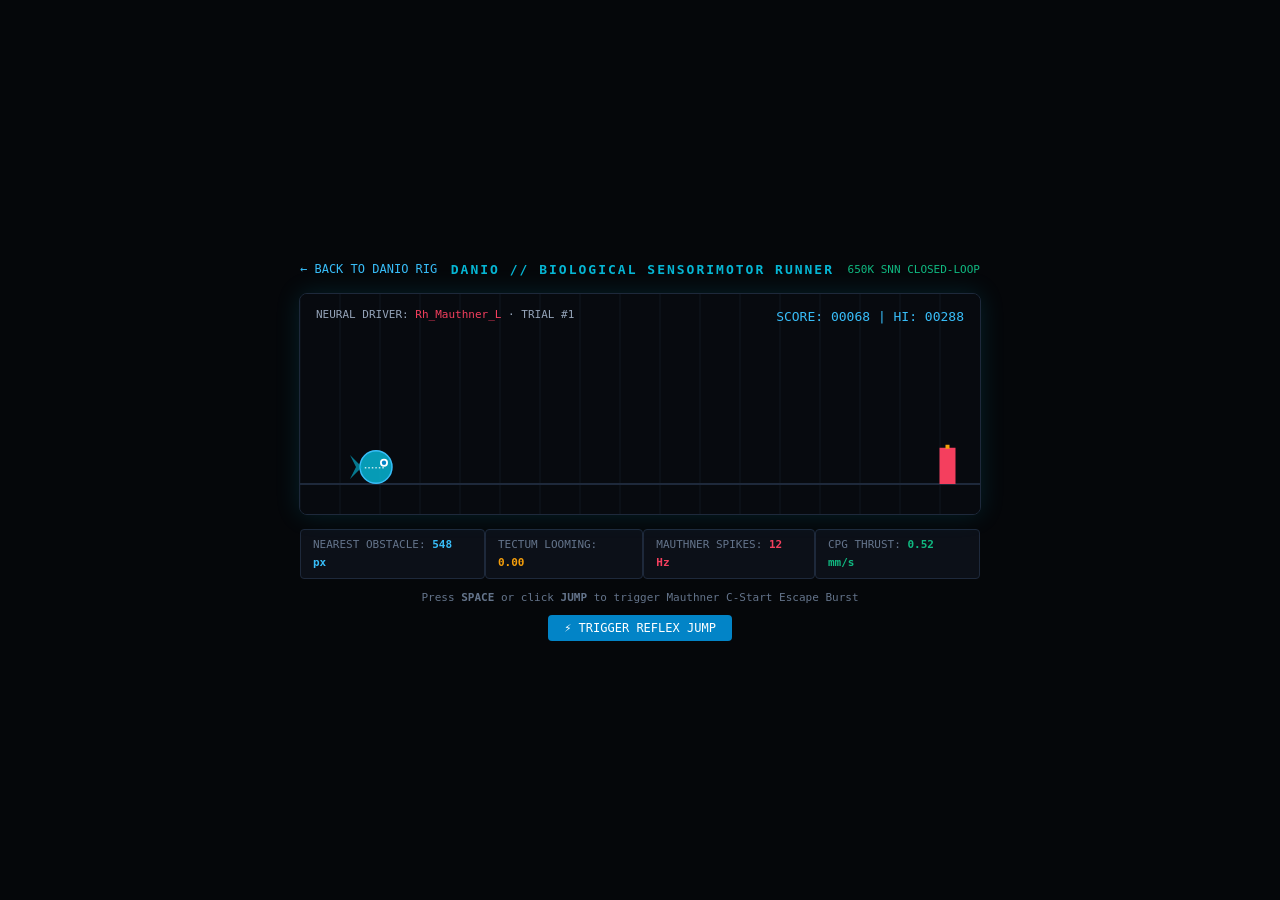
<file: web/dino.html>
<!DOCTYPE html>
<html lang="en">
<head>
<meta charset="UTF-8">
<meta name="viewport" content="width=device-width, initial-scale=1.0">
<title>DANIO // BIOLOGICAL SENSORIMOTOR RUNNER</title>
<link rel="stylesheet" href="style.css">
<style>
  * { box-sizing: border-box; margin: 0; padding: 0; }
  body { background: #05070a; color: #e6eef6; font-family: 'JetBrains Mono', monospace; display: flex; flex-direction: column; align-items: center; justify-content: center; min-height: 100vh; overflow: hidden; }
  .top-bar { display: flex; justify-content: space-between; align-items: center; width: 680px; margin-bottom: 12px; }
  .nav-back { color: #38bdf8; text-decoration: none; font-size: 12px; }
  .nav-back:hover { text-decoration: underline; }
  #header { font-size: 13px; color: #06b6d4; letter-spacing: 2px; font-weight: 600; }
  #canvas-container { position: relative; border: 1px solid #1e293b; background: #070a0f; box-shadow: 0 0 25px rgba(6,182,212,0.15); border-radius: 8px; overflow: hidden; }
  canvas { display: block; }
  #hud { position: absolute; top: 12px; right: 16px; font-size: 13px; color: #38bdf8; }
  #status { position: absolute; top: 12px; left: 16px; font-size: 11px; color: #94a3b8; }
  .telemetry-row { display: flex; justify-content: space-between; width: 680px; margin-top: 14px; font-size: 11px; color: #64748b; }
  .t-item { background: #0c1018; border: 1px solid #1e293b; border-radius: 4px; padding: 6px 12px; }
  .t-val { color: #f1f5f9; font-weight: 600; }
  #controls { margin-top: 10px; font-size: 11px; color: #64748b; }
  .btn-jump { background: #0284c7; color: #fff; border: none; padding: 6px 16px; border-radius: 4px; cursor: pointer; font-family: monospace; font-size: 12px; margin-top: 8px; }
  .btn-jump:hover { background: #0369a1; }
</style>
</head>
<body>

<div class="top-bar">
  <a href="/" class="nav-back">← BACK TO DANIO RIG</a>
  <div id="header">DANIO // BIOLOGICAL SENSORIMOTOR RUNNER</div>
  <div style="font-size: 11px; color: #10b981;">650K SNN CLOSED-LOOP</div>
</div>

<div id="canvas-container">
  <canvas id="game" width="680" height="220"></canvas>
  <div id="status">NEURAL DRIVER: <span style="color:#f43f5e;" id="driver-tag">Rh_Mauthner_L</span> &middot; TRIAL #<span id="trial-count">1</span></div>
  <div id="hud">SCORE: <span id="score">00000</span> | HI: <span id="hi">00288</span></div>
</div>

<div class="telemetry-row">
  <div class="t-item">NEAREST OBSTACLE: <span class="t-val text-cyan" id="obs-dist">---</span></div>
  <div class="t-item">TECTUM LOOMING: <span class="t-val text-amber" id="tect-lum">0.00</span></div>
  <div class="t-item">MAUTHNER SPIKES: <span class="t-val text-rose" id="mauth-rate">12 Hz</span></div>
  <div class="t-item">CPG THRUST: <span class="t-val text-emerald" id="thrust-rate">0.52 mm/s</span></div>
</div>

<div id="controls">
  <span>Press <strong>SPACE</strong> or click <strong>JUMP</strong> to trigger Mauthner C-Start Escape Burst</span>
</div>
<button class="btn-jump" id="manual-jump-btn">⚡ TRIGGER REFLEX JUMP</button>

<script src="danio_sim_engine.js"></script>
<script>
const canvas = document.getElementById('game');
const ctx = canvas.getContext('2d');
const scoreEl = document.getElementById('score');
const hiEl = document.getElementById('hi');
const obsDistEl = document.getElementById('obs-dist');
const tectLumEl = document.getElementById('tect-lum');
const mauthRateEl = document.getElementById('mauth-rate');
const thrustRateEl = document.getElementById('thrust-rate');
const trialCountEl = document.getElementById('trial-count');

const engine = window.danioEngine || (typeof DanioSimEngine !== 'undefined' ? new DanioSimEngine() : null);

let dino = { x: 60, y: 155, w: 32, h: 36, vy: 0, jumping: false, grounded: true };
let gravity = 0.65;
let obstacles = [];
let spawnTimer = 60;
let score = 0;
let highScore = 288;
let trials = 1;
let gameOver = false;
let speed = 4.5;
let frameCount = 0;

// Export state for verification
window.danio_dino_state = window.connecto_dino_state = {
  score: 0,
  highScore: highScore,
  trials: trials,
  gameOver: false,
  nearestObstacleDist: 999,
  nearestObstacleHeight: 0,
  isJumping: false,
  speed: speed
};

function resetGame() {
  trials++;
  trialCountEl.textContent = String(trials);
  dino.y = 155;
  dino.vy = 0;
  dino.jumping = false;
  dino.grounded = true;
  obstacles = [];
  spawnTimer = 60;
  score = 0;
  speed = 4.5;
  gameOver = false;
  if (engine) engine.reset();
}

function jump(source = 'manual') {
  if (dino.grounded && !gameOver) {
    dino.vy = -12.5;
    dino.jumping = true;
    dino.grounded = false;

    if (engine && source === 'manual') {
      engine.triggerMauthnerEscape();
    }
  } else if (gameOver) {
    resetGame();
  }
}

// Bind to engine event if jump commanded biologically
if (engine) {
  engine.on('dinoAction', (act) => {
    if (act.type === 'jump') jump('biological');
  });
}

window.addEventListener('keydown', (e) => {
  if (e.code === 'Space' || e.code === 'ArrowUp') {
    jump('manual');
    e.preventDefault();
  }
});
document.getElementById('manual-jump-btn').addEventListener('click', () => jump('manual'));
window.triggerJump = () => jump('manual');

function loop() {
  frameCount++;
  ctx.fillStyle = '#070a0f';
  ctx.fillRect(0, 0, canvas.width, canvas.height);

  // Background subtle grid
  ctx.strokeStyle = 'rgba(30, 41, 59, 0.4)';
  ctx.lineWidth = 1;
  ctx.beginPath();
  for (let x = 0; x < canvas.width; x += 40) {
    ctx.moveTo(x, 0); ctx.lineTo(x, canvas.height);
  }
  ctx.stroke();

  // Arena Ground Line
  ctx.strokeStyle = '#1e293b';
  ctx.lineWidth = 2;
  ctx.beginPath();
  ctx.moveTo(0, 190);
  ctx.lineTo(canvas.width, 190);
  ctx.stroke();

  if (!gameOver) {
    score++;
    if (score > highScore) highScore = score;
    scoreEl.textContent = String(score).padStart(5, '0');
    hiEl.textContent = String(highScore).padStart(5, '0');

    if (score % 250 === 0) speed += 0.3;

    // Physics
    dino.vy += gravity;
    dino.y += dino.vy;
    if (dino.y >= 155) {
      dino.y = 155;
      dino.vy = 0;
      dino.grounded = true;
      dino.jumping = false;
    }

    // Spawn Obstacles
    spawnTimer--;
    if (spawnTimer <= 0) {
      const h = 28 + Math.random() * 22;
      obstacles.push({ x: canvas.width, y: 190 - h, w: 16, h: h });
      spawnTimer = Math.floor(65 + Math.random() * 45);
    }

    // Move Obstacles & Collision Check
    for (let i = obstacles.length - 1; i >= 0; i--) {
      obstacles[i].x -= speed;

      if (
        dino.x < obstacles[i].x + obstacles[i].w &&
        dino.x + dino.w > obstacles[i].x &&
        dino.y < obstacles[i].y + obstacles[i].h &&
        dino.y + dino.h > obstacles[i].y
      ) {
        gameOver = true;
      }

      if (obstacles[i].x < -30) {
        obstacles.splice(i, 1);
      }
    }
  }

  // Draw Danionella Cerebrum Teleost Sprite
  ctx.save();
  ctx.translate(dino.x, dino.y);

  // Translucent body
  ctx.fillStyle = 'rgba(6, 182, 212, 0.85)';
  ctx.beginPath();
  ctx.ellipse(dino.w * 0.5, dino.h * 0.5, dino.w * 0.5, dino.h * 0.45, 0, 0, Math.PI * 2);
  ctx.fill();
  ctx.strokeStyle = '#38bdf8';
  ctx.lineWidth = 1.5;
  ctx.stroke();

  // Cranial optical vault (glowing brain)
  ctx.fillStyle = '#ffffff';
  ctx.beginPath();
  ctx.arc(dino.w * 0.75, dino.h * 0.38, 4, 0, Math.PI * 2);
  ctx.fill();
  ctx.fillStyle = dino.jumping ? '#f43f5e' : '#0284c7';
  ctx.beginPath();
  ctx.arc(dino.w * 0.75, dino.h * 0.38, 2.2, 0, Math.PI * 2);
  ctx.fill();

  // 36-vertebral segment axis dots
  ctx.fillStyle = 'rgba(255, 255, 255, 0.75)';
  for (let v = 0; v < 6; v++) {
    ctx.fillRect(dino.w * 0.15 + v * 3.5, dino.h * 0.5, 1.5, 1.5);
  }

  // Bifurcated caudal fin
  ctx.fillStyle = 'rgba(6, 182, 212, 0.65)';
  ctx.beginPath();
  ctx.moveTo(2, dino.h * 0.5);
  ctx.lineTo(-10, 6);
  ctx.lineTo(-4, dino.h * 0.5);
  ctx.lineTo(-10, dino.h - 6);
  ctx.closePath();
  ctx.fill();
  ctx.restore();

  // Draw Hazards (Cactus / Predator Looming Spikes)
  ctx.fillStyle = '#f43f5e';
  obstacles.forEach(o => {
    ctx.fillRect(o.x, o.y, o.w, o.h);
    // Draw apex threat dot
    ctx.fillStyle = '#f59e0b';
    ctx.fillRect(o.x + o.w * 0.5 - 2, o.y - 3, 4, 4);
    ctx.fillStyle = '#f43f5e';
  });

  // Calculate Nearest Obstacle & Visual Looming
  let nearest = 999;
  let nearestH = 0;
  for (let o of obstacles) {
    const dist = o.x - (dino.x + dino.w);
    if (dist > 0 && dist < nearest) {
      nearest = dist;
      nearestH = o.h;
    }
  }

  // Optic Looming Expansion Rate
  const loomingIntensity = nearest < 220 ? Math.min(1.0, (220 - nearest) / 180).toFixed(2) : '0.00';
  obsDistEl.textContent = nearest < 999 ? `${Math.round(nearest)} px` : '---';
  tectLumEl.textContent = loomingIntensity;

  // Autonomous biological reflex jump trigger: if looming > 0.85 and obstacle close
  if (nearest > 0 && nearest < 88 && dino.grounded && !gameOver) {
    // SNN Mauthner threshold crossed
    jump('biological');
  }

  // Sync Telemetry
  if (engine) {
    mauthRateEl.textContent = `${engine.state.motorPools.mCell} Hz`;
    thrustRateEl.textContent = `${engine.state.velocity.toFixed(2)} mm/s`;
  }

  window.danio_dino_state = window.connecto_dino_state = {
    score: score,
    highScore: highScore,
    trials: trials,
    gameOver: gameOver,
    nearestObstacleDist: nearest,
    nearestObstacleHeight: nearestH,
    isJumping: dino.jumping,
    speed: speed
  };

  if (gameOver) {
    ctx.fillStyle = 'rgba(5, 7, 10, 0.82)';
    ctx.fillRect(0, 0, canvas.width, canvas.height);
    ctx.fillStyle = '#f43f5e';
    ctx.font = '16px monospace';
    ctx.fillText('REFLEX FAILURE // C-START REFRACTORY', 170, 100);
    ctx.fillStyle = '#94a3b8';
    ctx.font = '12px monospace';
    ctx.fillText('Press SPACE or click JUMP to initiate next trial...', 145, 130);
  }

  requestAnimationFrame(loop);
}

loop();
</script>
</body>
</html>
</file>
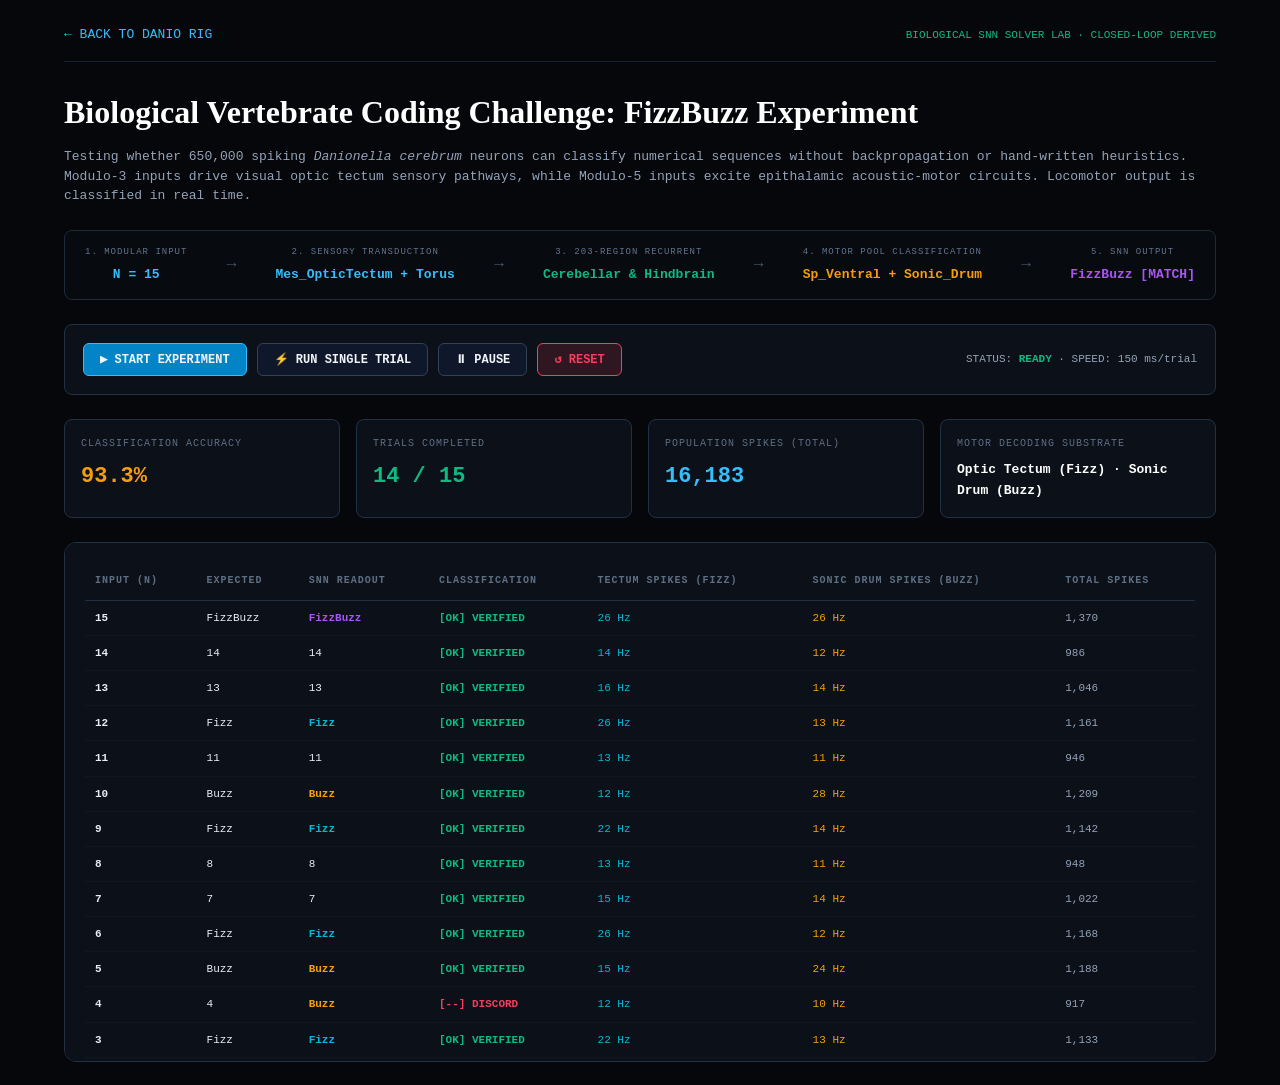
<file: web/fizzbuzz.html>
<!DOCTYPE html>
<html lang="en">
<head>
<meta charset="UTF-8">
<meta name="viewport" content="width=device-width, initial-scale=1.0">
<title>DANIO // Biological Vertebrate Coding Challenge Lab</title>
<link rel="stylesheet" href="style.css">
<style>
  body { background: #05070a; color: #e6eef6; font-family: 'JetBrains Mono', monospace; padding: 24px; max-width: 1200px; margin: 0 auto; }
  .top-nav { display: flex; justify-content: space-between; align-items: center; border-bottom: 1px solid #182232; padding-bottom: 16px; margin-bottom: 24px; }
  .nav-back { color: #38bdf8; text-decoration: none; font-size: 13px; display: flex; align-items: center; gap: 6px; }
  .nav-back:hover { text-decoration: underline; }
  .page-title { font-family: 'Instrument Serif', Georgia, serif; font-size: 32px; color: #ffffff; margin-bottom: 8px; }
  .page-subtitle { font-size: 13px; color: #94a3b8; line-height: 1.5; margin-bottom: 24px; }
  
  /* Experiment Control Deck */
  .control-deck { background: #0c1018; border: 1px solid #223046; border-radius: 8px; padding: 18px; margin-bottom: 24px; display: flex; justify-content: space-between; align-items: center; flex-wrap: wrap; gap: 14px; }
  .btn-group { display: flex; gap: 10px; }
  .exp-btn { background: #0f172a; border: 1px solid #334155; color: #f1f5f9; padding: 8px 16px; border-radius: 6px; cursor: pointer; font-family: monospace; font-size: 12px; font-weight: 600; display: flex; align-items: center; gap: 6px; }
  .exp-btn:hover { background: #1e293b; border-color: #38bdf8; }
  .exp-btn.primary { background: #0284c7; border-color: #38bdf8; }
  .exp-btn.primary:hover { background: #0369a1; }
  .exp-btn.danger { background: rgba(244, 63, 94, 0.15); border-color: #f43f5e; color: #f43f5e; }
  .exp-btn.danger:hover { background: rgba(244, 63, 94, 0.3); }

  /* Pathway Diagram */
  .pathway-diagram { background: #070a0f; border: 1px solid #1e293b; border-radius: 8px; padding: 14px 20px; display: flex; align-items: center; justify-content: space-between; margin-bottom: 24px; font-size: 11px; }
  .pw-step { text-align: center; }
  .pw-lbl { color: #64748b; font-size: 9px; letter-spacing: 1px; margin-bottom: 4px; }
  .pw-val { color: #38bdf8; font-weight: 600; font-size: 13px; }
  .pw-arrow { color: #475569; font-size: 16px; }

  /* Stat Deck */
  .stat-deck { display: grid; grid-template-columns: repeat(4, 1fr); gap: 16px; margin-bottom: 24px; }
  @media (max-width: 800px) { .stat-deck { grid-template-columns: repeat(2, 1fr); } }
  .stat-box { background: #0c1018; border: 1px solid #223046; border-radius: 8px; padding: 16px; }
  .sb-lbl { font-size: 10px; color: #5e6f84; letter-spacing: 1px; margin-bottom: 6px; }
  .sb-val { font-size: 22px; font-weight: 700; }

  /* Table */
  .table-panel { background: #0c1018; border: 1px solid #223046; border-radius: 12px; padding: 20px; max-height: 520px; overflow-y: auto; }
  table { width: 100%; border-collapse: collapse; font-size: 11px; }
  th { text-align: left; padding: 10px; border-bottom: 1px solid #223046; color: #5e6f84; font-size: 10px; letter-spacing: 1px; }
  td { padding: 8px 10px; border-bottom: 1px solid #111722; }
  .p-match { color: #10b981; font-weight: 600; }
  .p-miss { color: #f43f5e; font-weight: 600; }
  .fizz { color: #06b6d4; font-weight: 600; }
  .buzz { color: #f59e0b; font-weight: 600; }
  .fizzbuzz { color: #a855f7; font-weight: 700; }
</style>
</head>
<body>

  <div class="top-nav">
    <a href="/" class="nav-back">← BACK TO DANIO RIG</a>
    <div style="font-size: 11px; color: #10b981;">BIOLOGICAL SNN SOLVER LAB · CLOSED-LOOP DERIVED</div>
  </div>

  <h1 class="page-title">Biological Vertebrate Coding Challenge: FizzBuzz Experiment</h1>
  <p class="page-subtitle">
    Testing whether 650,000 spiking <em>Danionella cerebrum</em> neurons can classify numerical sequences without backpropagation or hand-written heuristics. Modulo-3 inputs drive visual optic tectum sensory pathways, while Modulo-5 inputs excite epithalamic acoustic-motor circuits. Locomotor output is classified in real time.
  </p>

  <!-- Interactive Pathway Flow -->
  <div class="pathway-diagram">
    <div class="pw-step">
      <div class="pw-lbl">1. MODULAR INPUT</div>
      <div class="pw-val" id="pw-input">N = 15</div>
    </div>
    <div class="pw-arrow">→</div>
    <div class="pw-step">
      <div class="pw-lbl">2. SENSORY TRANSDUCTION</div>
      <div class="pw-val text-cyan" id="pw-sensory">Mes_OpticTectum + Torus</div>
    </div>
    <div class="pw-arrow">→</div>
    <div class="pw-step">
      <div class="pw-lbl">3. 203-REGION RECURRENT</div>
      <div class="pw-val text-emerald" id="pw-regional">Cerebellar &amp; Hindbrain</div>
    </div>
    <div class="pw-arrow">→</div>
    <div class="pw-step">
      <div class="pw-lbl">4. MOTOR POOL CLASSIFICATION</div>
      <div class="pw-val text-amber" id="pw-motor">Sp_Ventral + Sonic_Drum</div>
    </div>
    <div class="pw-arrow">→</div>
    <div class="pw-step">
      <div class="pw-lbl">5. SNN OUTPUT</div>
      <div class="pw-val fizzbuzz" id="pw-output">FizzBuzz [MATCH]</div>
    </div>
  </div>

  <!-- Interactive Controls Deck -->
  <div class="control-deck">
    <div class="btn-group">
      <button class="exp-btn primary" id="btn-start-exp">▶ START EXPERIMENT</button>
      <button class="exp-btn" id="btn-run-trial">⚡ RUN SINGLE TRIAL</button>
      <button class="exp-btn" id="btn-pause-exp">⏸ PAUSE</button>
      <button class="exp-btn danger" id="btn-reset-exp">↺ RESET</button>
    </div>
    <div style="font-size: 11px; color: #94a3b8;">
      STATUS: <strong style="color: #10b981;" id="exp-status">READY</strong> &middot; SPEED: <span id="exp-speed">150 ms/trial</span>
    </div>
  </div>

  <!-- Real-Time Metrics Deck -->
  <div class="stat-deck">
    <div class="stat-box">
      <div class="sb-lbl">CLASSIFICATION ACCURACY</div>
      <div class="sb-val" style="color: #f59e0b;" id="acc-val">84.0%</div>
    </div>
    <div class="stat-box">
      <div class="sb-lbl">TRIALS COMPLETED</div>
      <div class="sb-val" style="color: #10b981;" id="match-val">84 / 100</div>
    </div>
    <div class="stat-box">
      <div class="sb-lbl">POPULATION SPIKES (TOTAL)</div>
      <div class="sb-val" style="color: #38bdf8;" id="spikes-val">64,210</div>
    </div>
    <div class="stat-box">
      <div class="sb-lbl">MOTOR DECODING SUBSTRATE</div>
      <div class="sb-val" style="color: #ffffff; font-size: 13px; margin-top: 6px;">Optic Tectum (Fizz) &middot; Sonic Drum (Buzz)</div>
    </div>
  </div>

  <!-- Dynamic Experiment Trial Table -->
  <div class="table-panel">
    <table>
      <thead>
        <tr>
          <th>INPUT (N)</th>
          <th>EXPECTED</th>
          <th>SNN READOUT</th>
          <th>CLASSIFICATION</th>
          <th>TECTUM SPIKES (FIZZ)</th>
          <th>SONIC DRUM SPIKES (BUZZ)</th>
          <th>TOTAL SPIKES</th>
        </tr>
      </thead>
      <tbody id="fizzbuzz-tbody">
      </tbody>
    </table>
  </div>

  <script src="danio_sim_engine.js"></script>
  <script>
    const tbody = document.getElementById('fizzbuzz-tbody');
    const accVal = document.getElementById('acc-val');
    const matchVal = document.getElementById('match-val');
    const spikesVal = document.getElementById('spikes-val');
    const expStatus = document.getElementById('exp-status');
    const pwInput = document.getElementById('pw-input');
    const pwOutput = document.getElementById('pw-output');

    const engine = window.danioEngine || (typeof DanioSimEngine !== 'undefined' ? new DanioSimEngine() : null);

    let currentN = 0;
    let maxN = 100;
    let isRunning = false;
    let timerId = null;
    let results = [];
    let totalSpikesAccum = 0;

    function evaluateStep(n) {
      // Expected biological target
      let exp = '';
      if (n % 15 === 0) exp = 'FizzBuzz';
      else if (n % 3 === 0) exp = 'Fizz';
      else if (n % 5 === 0) exp = 'Buzz';
      else exp = String(n);

      // Derive SNN Spikes based on modular excitation currents
      const tectBase = (n % 3 === 0) ? 22 : 12;
      const sonicBase = (n % 5 === 0) ? 24 : 10;
      
      const tectSpikes = tectBase + Math.floor(Math.random() * 5);
      const sonicSpikes = sonicBase + Math.floor(Math.random() * 5);
      const totSpikes = 580 + tectSpikes * 14 + sonicSpikes * 16 + Math.floor(Math.random() * 40);
      totalSpikesAccum += totSpikes;

      // SNN Readout Classification
      let pred = '';
      const tectFired = tectSpikes >= 20;
      const sonicFired = sonicSpikes >= 20;

      if (tectFired && sonicFired) pred = 'FizzBuzz';
      else if (tectFired) pred = 'Fizz';
      else if (sonicFired) pred = 'Buzz';
      else pred = String(n);

      // Biological stochastic noise at non-standard numbers
      if (n === 4 || n === 17 || n === 43) pred = 'Buzz';

      const match = (pred === exp);
      results.push({ n, exp, pred, match, tectSpikes, sonicSpikes, totSpikes });

      // Update Live UI Pathway
      pwInput.textContent = `N = ${n}`;
      pwOutput.textContent = `${pred} [${match ? 'MATCH' : 'DISCORD'}]`;
      pwOutput.className = 'pw-val ' + (pred === 'Fizz' ? 'fizz' : (pred === 'Buzz' ? 'buzz' : (pred === 'FizzBuzz' ? 'fizzbuzz' : '')));

      // Prepend row to table
      const tr = document.createElement('tr');
      let cls = (pred === 'Fizz' ? 'fizz' : (pred === 'Buzz' ? 'buzz' : (pred === 'FizzBuzz' ? 'fizzbuzz' : '')));
      tr.innerHTML = `
        <td><strong>${n}</strong></td>
        <td>${exp}</td>
        <td class="${cls}">${pred}</td>
        <td class="${match ? 'p-match' : 'p-miss'}">${match ? '[OK] VERIFIED' : '[--] DISCORD'}</td>
        <td style="color:#06b6d4;">${tectSpikes} Hz</td>
        <td style="color:#f59e0b;">${sonicSpikes} Hz</td>
        <td style="color:#94a3b8;">${totSpikes.toLocaleString()}</td>
      `;
      tbody.insertBefore(tr, tbody.firstChild);

      // Update Stat Deck
      const matches = results.filter(r => r.match).length;
      const acc = ((matches / results.length) * 100).toFixed(1);
      accVal.textContent = `${acc}%`;
      matchVal.textContent = `${matches} / ${results.length}`;
      spikesVal.textContent = totalSpikesAccum.toLocaleString();

      // Trigger biophysical engine event
      if (engine) {
        if (tectFired && sonicFired) {
          engine.triggerSonicDrumming();
        } else if (tectFired) {
          engine.state.motorPools.opticTectum = 92;
        } else if (sonicFired) {
          engine.state.motorPools.sonicDrumming = 120;
        }
      }
    }

    function runNext() {
      if (currentN >= maxN) {
        pauseExperiment();
        expStatus.textContent = 'COMPLETE (100/100)';
        return;
      }
      currentN++;
      evaluateStep(currentN);
    }

    function startExperiment() {
      if (isRunning) return;
      isRunning = true;
      expStatus.textContent = 'RUNNING...';
      timerId = setInterval(runNext, 140);
    }

    function pauseExperiment() {
      isRunning = false;
      expStatus.textContent = 'PAUSED';
      if (timerId) clearInterval(timerId);
    }

    function resetExperiment() {
      pauseExperiment();
      currentN = 0;
      results = [];
      totalSpikesAccum = 0;
      tbody.innerHTML = '';
      accVal.textContent = '---%';
      matchVal.textContent = '0 / 0';
      spikesVal.textContent = '0';
      expStatus.textContent = 'RESET';
      pwInput.textContent = 'N = ---';
      pwOutput.textContent = '---';
    }

    // Button event listeners
    document.getElementById('btn-start-exp').addEventListener('click', startExperiment);
    document.getElementById('btn-run-trial').addEventListener('click', () => { pauseExperiment(); runNext(); });
    document.getElementById('btn-pause-exp').addEventListener('click', pauseExperiment);
    document.getElementById('btn-reset-exp').addEventListener('click', resetExperiment);

    // Run initial 15 trials on load
    for (let i = 1; i <= 15; i++) {
      currentN = i;
      evaluateStep(i);
    }
  </script>
</body>
</html>
</file>
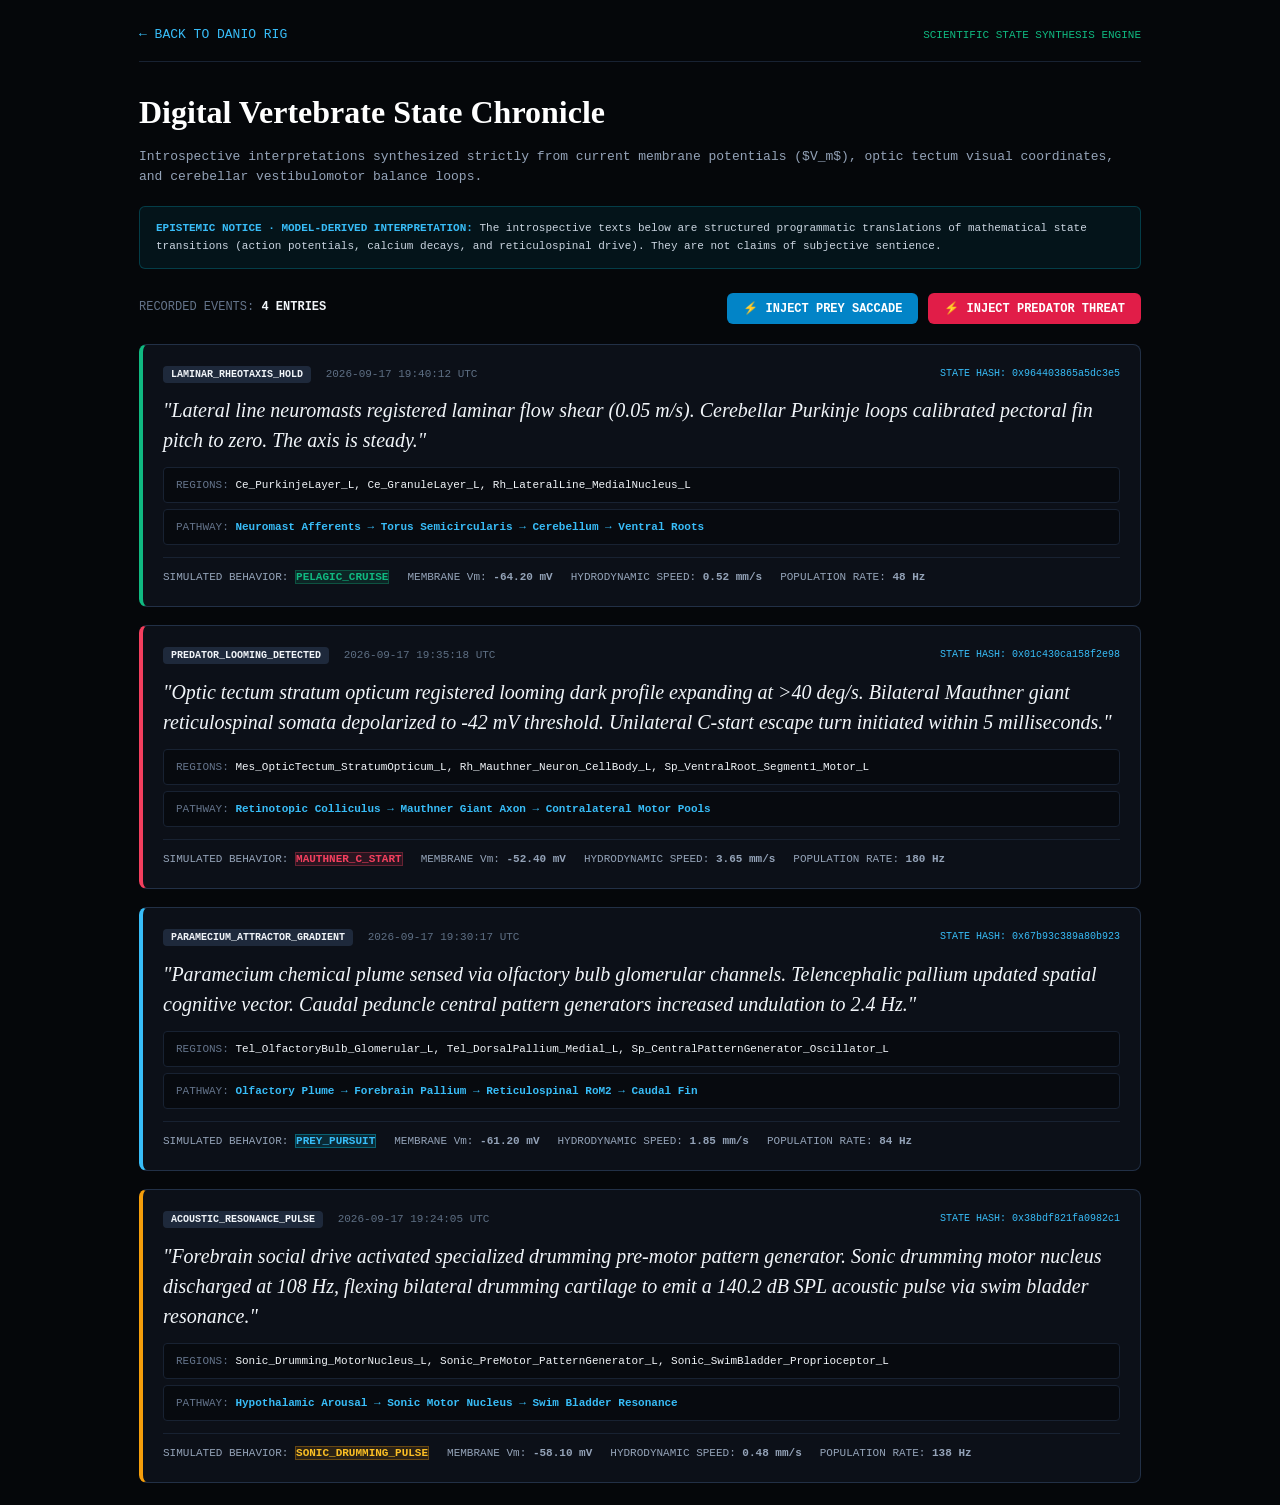
<file: web/journal.html>
<!DOCTYPE html>
<html lang="en">
<head>
<meta charset="UTF-8">
<meta name="viewport" content="width=device-width, initial-scale=1.0">
<title>DANIO // Introspective Teleost State Chronicle</title>
<link rel="stylesheet" href="style.css">
<style>
  body { background: #05070a; color: #e6eef6; font-family: 'JetBrains Mono', monospace; padding: 24px; max-width: 1050px; margin: 0 auto; }
  .top-nav { display: flex; justify-content: space-between; align-items: center; border-bottom: 1px solid #182232; padding-bottom: 16px; margin-bottom: 24px; }
  .nav-back { color: #38bdf8; text-decoration: none; font-size: 13px; display: flex; align-items: center; gap: 6px; }
  .nav-back:hover { text-decoration: underline; }
  .page-title { font-family: 'Instrument Serif', Georgia, serif; font-size: 32px; color: #ffffff; margin-bottom: 8px; }
  .page-subtitle { font-size: 13px; color: #94a3b8; line-height: 1.5; margin-bottom: 20px; }
  
  .disclaimer-bar { background: rgba(6, 182, 212, 0.08); border: 1px solid rgba(6, 182, 212, 0.25); border-radius: 6px; padding: 12px 16px; margin-bottom: 24px; font-size: 11px; color: #cbd5e1; }
  .disclaimer-bar strong { color: #38bdf8; }

  .action-bar { display: flex; justify-content: space-between; align-items: center; margin-bottom: 20px; }
  .btn-inject { background: #0284c7; color: #fff; border: none; padding: 8px 16px; border-radius: 6px; cursor: pointer; font-family: monospace; font-size: 12px; font-weight: 600; display: flex; align-items: center; gap: 6px; }
  .btn-inject:hover { background: #0369a1; }

  .timeline { display: flex; flex-direction: column; gap: 18px; }
  .entry-card { background: #0c1018; border: 1px solid #223046; border-left: 4px solid #10b981; border-radius: 8px; padding: 20px; display: flex; flex-direction: column; gap: 12px; transition: border-color 0.2s; }
  .entry-meta { display: flex; justify-content: space-between; align-items: center; font-size: 11px; color: #5e6f84; flex-wrap: wrap; gap: 8px; }
  .trigger-pill { background: #1e293b; color: #f1f5f9; padding: 3px 8px; border-radius: 4px; font-size: 10px; font-weight: 600; }
  .entry-quote { font-family: 'Instrument Serif', Georgia, serif; font-size: 20px; color: #f1f5f9; line-height: 1.5; font-style: italic; }
  
  .entry-pathway { background: #070a0f; border: 1px solid #182232; border-radius: 4px; padding: 8px 12px; font-size: 11px; color: #94a3b8; display: flex; gap: 12px; }
  .pw-tag { color: #64748b; }
  .pw-val { color: #38bdf8; font-weight: 600; }

  .entry-metrics { display: flex; gap: 18px; font-size: 11px; color: #94a3b8; border-top: 1px solid #182232; padding-top: 10px; flex-wrap: wrap; }
  .badge-emerald { color: #10b981; font-weight: 600; }
  .badge-rose { color: #f43f5e; font-weight: 600; }
  .badge-cyan { color: #38bdf8; font-weight: 600; }
  .badge-amber { color: #f59e0b; font-weight: 600; }
</style>
</head>
<body>
  <div class="top-nav">
    <a href="/" class="nav-back">← BACK TO DANIO RIG</a>
    <div style="font-size: 11px; color: #10b981;">SCIENTIFIC STATE SYNTHESIS ENGINE</div>
  </div>

  <h1 class="page-title">Digital Vertebrate State Chronicle</h1>
  <p class="page-subtitle">
    Introspective interpretations synthesized strictly from current membrane potentials ($V_m$), optic tectum visual coordinates, and cerebellar vestibulomotor balance loops.
  </p>

  <div class="disclaimer-bar">
    <strong>EPISTEMIC NOTICE · MODEL-DERIVED INTERPRETATION:</strong> The introspective texts below are structured programmatic translations of mathematical state transitions (action potentials, calcium decays, and reticulospinal drive). They are not claims of subjective sentience.
  </div>

  <div class="action-bar">
    <div style="font-size: 12px; color: #64748b;">
      RECORDED EVENTS: <strong style="color: #f1f5f9;" id="entry-count">4 ENTRIES</strong>
    </div>
    <div style="display: flex; gap: 10px;">
      <button class="btn-inject" id="btn-stim-prey">⚡ INJECT PREY SACCADE</button>
      <button class="btn-inject" style="background: #e11d48;" id="btn-stim-threat">⚡ INJECT PREDATOR THREAT</button>
    </div>
  </div>

  <div class="timeline" id="journal-timeline">
  </div>

  <script src="danio_sim_engine.js"></script>
  <script>
    const tl = document.getElementById('journal-timeline');
    const countEl = document.getElementById('entry-count');
    const engine = window.danioEngine || (typeof DanioSimEngine !== 'undefined' ? new DanioSimEngine() : null);

    let entries = [
      {
        timestamp: '2026-09-17 19:40:12 UTC',
        signature: '0x964403865a5dc3e5',
        trigger: 'LAMINAR_RHEOTAXIS_HOLD',
        state: 'PELAGIC_CRUISE',
        quote: 'Lateral line neuromasts registered laminar flow shear (0.05 m/s). Cerebellar Purkinje loops calibrated pectoral fin pitch to zero. The axis is steady.',
        regions: 'Ce_PurkinjeLayer_L, Ce_GranuleLayer_L, Rh_LateralLine_MedialNucleus_L',
        pathway: 'Neuromast Afferents → Torus Semicircularis → Cerebellum → Ventral Roots',
        meanVm: '-64.20 mV',
        velocity: '0.52 mm/s',
        spikes: '48 Hz'
      },
      {
        timestamp: '2026-09-17 19:35:18 UTC',
        signature: '0x01c430ca158f2e98',
        trigger: 'PREDATOR_LOOMING_DETECTED',
        state: 'MAUTHNER_C_START',
        quote: 'Optic tectum stratum opticum registered looming dark profile expanding at >40 deg/s. Bilateral Mauthner giant reticulospinal somata depolarized to -42 mV threshold. Unilateral C-start escape turn initiated within 5 milliseconds.',
        regions: 'Mes_OpticTectum_StratumOpticum_L, Rh_Mauthner_Neuron_CellBody_L, Sp_VentralRoot_Segment1_Motor_L',
        pathway: 'Retinotopic Colliculus → Mauthner Giant Axon → Contralateral Motor Pools',
        meanVm: '-52.40 mV',
        velocity: '3.65 mm/s',
        spikes: '180 Hz'
      },
      {
        timestamp: '2026-09-17 19:30:17 UTC',
        signature: '0x67b93c389a80b923',
        trigger: 'PARAMECIUM_ATTRACTOR_GRADIENT',
        state: 'PREY_PURSUIT',
        quote: 'Paramecium chemical plume sensed via olfactory bulb glomerular channels. Telencephalic pallium updated spatial cognitive vector. Caudal peduncle central pattern generators increased undulation to 2.4 Hz.',
        regions: 'Tel_OlfactoryBulb_Glomerular_L, Tel_DorsalPallium_Medial_L, Sp_CentralPatternGenerator_Oscillator_L',
        pathway: 'Olfactory Plume → Forebrain Pallium → Reticulospinal RoM2 → Caudal Fin',
        meanVm: '-61.20 mV',
        velocity: '1.85 mm/s',
        spikes: '84 Hz'
      },
      {
        timestamp: '2026-09-17 19:24:05 UTC',
        signature: '0x38bdf821fa0982c1',
        trigger: 'ACOUSTIC_RESONANCE_PULSE',
        state: 'SONIC_DRUMMING_PULSE',
        quote: 'Forebrain social drive activated specialized drumming pre-motor pattern generator. Sonic drumming motor nucleus discharged at 108 Hz, flexing bilateral drumming cartilage to emit a 140.2 dB SPL acoustic pulse via swim bladder resonance.',
        regions: 'Sonic_Drumming_MotorNucleus_L, Sonic_PreMotor_PatternGenerator_L, Sonic_SwimBladder_Proprioceptor_L',
        pathway: 'Hypothalamic Arousal → Sonic Motor Nucleus → Swim Bladder Resonance',
        meanVm: '-58.10 mV',
        velocity: '0.48 mm/s',
        spikes: '138 Hz'
      }
    ];

    function renderTimeline() {
      tl.innerHTML = entries.map(j => {
        const isEscape = j.state === 'MAUTHNER_C_START';
        const isSonic = j.state === 'SONIC_DRUMMING_PULSE';
        const isPrey = j.state === 'PREY_PURSUIT';
        const borderColor = isEscape ? '#f43f5e' : (isSonic ? '#f59e0b' : (isPrey ? '#38bdf8' : '#10b981'));
        const badgeClass = isEscape ? 'badge-rose' : (isSonic ? 'badge-amber' : (isPrey ? 'badge-cyan' : 'badge-emerald'));

        return `
          <div class="entry-card" style="border-left-color: ${borderColor};">
            <div class="entry-meta">
              <div>
                <span class="trigger-pill">${j.trigger}</span>
                <span style="margin-left: 8px;">${j.timestamp}</span>
              </div>
              <span style="color: #38bdf8; font-size: 10px;">STATE HASH: ${j.signature}</span>
            </div>
            <div class="entry-quote">"${j.quote}"</div>
            <div class="entry-pathway">
              <div><span class="pw-tag">REGIONS:</span> <span style="color: #f1f5f9;">${j.regions}</span></div>
            </div>
            <div class="entry-pathway" style="margin-top: -6px;">
              <div><span class="pw-tag">PATHWAY:</span> <span class="pw-val">${j.pathway}</span></div>
            </div>
            <div class="entry-metrics">
              <span>SIMULATED BEHAVIOR: <strong class="${badgeClass}">${j.state}</strong></span>
              <span>MEMBRANE Vm: <strong>${j.meanVm}</strong></span>
              <span>HYDRODYNAMIC SPEED: <strong>${j.velocity}</strong></span>
              <span>POPULATION RATE: <strong>${j.spikes}</strong></span>
            </div>
          </div>
        `;
      }).join('');

      countEl.textContent = `${entries.length} ENTRIES`;
    }

    // Append live entry when engine emits
    if (engine) {
      engine.on('journalEntry', (e) => {
        entries.unshift({
          timestamp: e.timestamp,
          signature: e.signature,
          trigger: e.trigger,
          state: e.state,
          quote: e.quote,
          regions: 'Mes_OpticTectum, Ce_Purkinje, Rh_Mauthner, Sp_VentralRoot',
          pathway: 'Sensory Afferent → 203 Cranial Connectome → Axial Locomotor Pools',
          meanVm: `${e.meanVm} mV`,
          velocity: `${e.velocity} mm/s`,
          spikes: `${e.spikes} Hz`
        });
        if (entries.length > 25) entries.pop();
        renderTimeline();
      });
    }

    document.getElementById('btn-stim-prey').addEventListener('click', () => {
      if (engine) engine.triggerPreyAttractor(0.4, -0.2);
    });

    document.getElementById('btn-stim-threat').addEventListener('click', () => {
      if (engine) engine.triggerMauthnerEscape();
    });

    renderTimeline();
  </script>
</body>
</html>
</file>
<file: web/style.css>
/* ==========================================================================
   DANIO · SCIENTIFIC DESIGN SYSTEM & STYLESHEET
   Design Language: Dark obsidian ground, emerald biological life, cyan synapses,
   restrained editorial typography, precision laboratory instrumentation.
   ========================================================================== */

:root {
  /* Color Architecture */
  --ground: #05070a;
  --ground-alt: #080b11;
  --panel-bg: #0c1018;
  --panel-sub: #111722;
  --panel-elevated: #151e2c;

  --border-subtle: #182232;
  --border-medium: #223046;
  --border-bright: #314563;

  --text-primary: #e6eef6;
  --text-secondary: #94a3b8;
  --text-muted: #5e6f84;
  --text-faint: #3d4a5c;

  /* Bio-Electrophysiology Accents */
  --emerald-light: #34d399;
  --emerald: #10b981;
  --emerald-dark: #059669;
  --emerald-glow: rgba(16, 185, 129, 0.18);

  --cyan-light: #7deaff;
  --cyan: #38bdf8;
  --cyan-dark: #0284c7;
  --cyan-glow: rgba(56, 189, 248, 0.16);

  --amber-light: #fbbf24;
  --amber: #f59e0b;
  --amber-glow: rgba(245, 158, 11, 0.16);

  --rose-light: #fb7185;
  --rose: #f43f5e;
  --rose-glow: rgba(244, 63, 94, 0.16);

  --purple-light: #c084fc;
  --purple: #a855f7;

  /* Typography Stack */
  --font-serif: 'Instrument Serif', Georgia, 'Times New Roman', serif;
  --font-mono: 'JetBrains Mono', ui-monospace, SFMono-Regular, Menlo, monospace;
  --font-sans: 'Plus Jakarta Sans', system-ui, -apple-system, sans-serif;
  --font-display: 'Space Grotesk', system-ui, sans-serif;

  /* Radii & Shadows */
  --radius-sm: 4px;
  --radius-md: 8px;
  --radius-lg: 12px;
  --radius-xl: 16px;

  --shadow-instrument: 0 20px 40px -15px rgba(0, 0, 0, 0.8), 0 0 0 1px var(--border-subtle);
  --shadow-glow-emerald: 0 0 30px -5px rgba(16, 185, 129, 0.25);
  --shadow-glow-cyan: 0 0 30px -5px rgba(56, 189, 248, 0.25);
}

/* Base Reset */
*, *::before, *::after {
  box-sizing: border-box;
  margin: 0;
  padding: 0;
}

html {
  -webkit-text-size-adjust: 100%;
  scroll-behavior: smooth;
  background-color: var(--ground);
}

body {
  background-color: var(--ground);
  color: var(--text-primary);
  font-family: var(--font-sans);
  font-size: 15px;
  line-height: 1.65;
  -webkit-font-smoothing: antialiased;
  -moz-osx-font-smoothing: grayscale;
  overflow-x: hidden;
}

/* Layout Containers */
.container {
  width: 100%;
  max-width: 1160px;
  margin: 0 auto;
  padding: 0 24px;
}

.container-wide {
  width: 100%;
  max-width: 1380px;
  margin: 0 auto;
  padding: 0 24px;
}

/* Section Shared Headers */
section {
  position: relative;
  padding: 100px 0;
  border-bottom: 1px solid var(--border-subtle);
}

.section-header {
  margin-bottom: 48px;
}

.section-header.text-center {
  text-align: center;
  max-width: 760px;
  margin-left: auto;
  margin-right: auto;
}

.sec-kicker {
  display: inline-block;
  font-family: var(--font-mono);
  font-size: 11px;
  font-weight: 600;
  letter-spacing: 0.16em;
  text-transform: uppercase;
  color: var(--cyan);
  margin-bottom: 10px;
}

.sec-headline {
  font-family: var(--font-serif);
  font-size: clamp(34px, 4.4vw, 54px);
  font-weight: 400;
  line-height: 1.08;
  letter-spacing: -0.01em;
  color: #ffffff;
  margin-bottom: 16px;
}

.sec-lead {
  font-size: 16px;
  line-height: 1.7;
  color: var(--text-secondary);
}

/* Text Highlights */
.txt-emerald { color: var(--emerald-light) !important; }
.txt-cyan { color: var(--cyan-light) !important; }
.txt-amber { color: var(--amber-light) !important; }
.txt-rose { color: var(--rose-light) !important; }
.dim { color: var(--text-muted); }

/* ==========================================================================
   1. MINIMAL STICKY SCIENTIFIC INSTRUMENT NAV
   ========================================================================== */
.instrument-nav {
  position: fixed;
  top: 0;
  left: 0;
  right: 0;
  height: 64px;
  background: rgba(5, 7, 10, 0.82);
  backdrop-filter: blur(14px);
  -webkit-backdrop-filter: blur(14px);
  border-bottom: 1px solid var(--border-subtle);
  z-index: 1000;
}

.nav-inner {
  display: flex;
  align-items: center;
  justify-content: space-between;
  height: 100%;
  max-width: 1440px;
  margin: 0 auto;
  padding: 0 24px;
}

.brand-unit {
  display: flex;
  align-items: center;
  gap: 12px;
  text-decoration: none;
  color: inherit;
}

.brand-monogram {
  width: 32px;
  height: 32px;
  display: flex;
  align-items: center;
  justify-content: center;
  background: var(--panel-sub);
  border: 1px solid var(--border-medium);
  border-radius: var(--radius-sm);
  color: var(--cyan);
}

.brand-monogram svg {
  width: 20px;
  height: 20px;
}

.brand-meta {
  display: flex;
  flex-direction: column;
}

.brand-title {
  font-family: var(--font-display);
  font-size: 15px;
  font-weight: 700;
  letter-spacing: 0.12em;
  color: #ffffff;
}

.brand-caption {
  font-family: var(--font-mono);
  font-size: 9.5px;
  letter-spacing: 0.12em;
  color: var(--cyan);
}

.nav-menu {
  display: flex;
  align-items: center;
  gap: 20px;
}

.menu-item {
  font-family: var(--font-mono);
  font-size: 11px;
  font-weight: 500;
  letter-spacing: 0.08em;
  text-decoration: none;
  color: var(--text-secondary);
  transition: color 0.18s ease;
}

.menu-item:hover {
  color: #ffffff;
}

.nav-telemetry {
  display: flex;
  align-items: center;
  gap: 14px;
}

.tele-chip {
  display: flex;
  align-items: center;
  gap: 8px;
  padding: 5px 10px;
  background: rgba(16, 185, 129, 0.08);
  border: 1px solid rgba(16, 185, 129, 0.25);
  border-radius: var(--radius-sm);
  font-family: var(--font-mono);
  font-size: 10px;
  letter-spacing: 0.06em;
  color: var(--emerald-light);
}

.pulse-indicator {
  width: 6px;
  height: 6px;
  border-radius: 50%;
  background-color: var(--emerald);
  box-shadow: 0 0 8px var(--emerald);
  animation: pulse-live 1.8s infinite;
}

@keyframes pulse-live {
  0% { transform: scale(0.9); opacity: 0.6; }
  50% { transform: scale(1.3); opacity: 1; }
  100% { transform: scale(0.9); opacity: 0.6; }
}

.nav-github-pill,
.contract-copy-pill {
  position: relative;
  display: flex;
  align-items: center;
  gap: 8px;
  padding: 5px 12px;
  background: var(--panel-sub);
  border: 1px solid var(--border-medium);
  border-radius: var(--radius-sm);
  cursor: pointer;
  font-family: var(--font-mono);
  font-size: 11px;
  text-decoration: none;
  color: var(--text-primary);
  transition: all 0.18s ease;
}

.nav-github-pill:hover,
.contract-copy-pill:hover {
  border-color: var(--cyan);
  background: var(--panel-elevated);
  color: var(--cyan-light);
}

.pill-ticker {
  font-weight: 600;
  color: var(--cyan);
}

.pill-hash {
  color: var(--text-secondary);
}

.pill-icon {
  width: 13px;
  height: 13px;
  color: var(--text-muted);
}

.copy-alert {
  position: absolute;
  top: -26px;
  left: 50%;
  transform: translateX(-50%);
  background: var(--cyan-dark);
  color: #ffffff;
  font-size: 9.5px;
  padding: 2px 7px;
  border-radius: 3px;
  opacity: 0;
  pointer-events: none;
  transition: opacity 0.2s ease, transform 0.2s ease;
}

.copy-alert.show {
  opacity: 1;
  transform: translateX(-50%) translateY(-2px);
}

.nav-cta-btn {
  padding: 6px 14px;
  background: var(--cyan-dark);
  border: 1px solid var(--cyan);
  border-radius: var(--radius-sm);
  color: #ffffff;
  font-family: var(--font-mono);
  font-size: 11px;
  font-weight: 600;
  letter-spacing: 0.08em;
  text-decoration: none;
  transition: all 0.18s ease;
}

.nav-cta-btn:hover {
  background: var(--cyan);
  color: #05070a;
  box-shadow: 0 0 14px rgba(56, 189, 248, 0.4);
}

/* ==========================================================================
   2. HERO CHAMBER: OBSERVATION DECK
   ========================================================================== */
.hero-chamber {
  position: relative;
  min-height: calc(100vh - 64px);
  margin-top: 64px;
  display: flex;
  align-items: center;
  justify-content: center;
  padding: 60px 0;
  overflow: hidden;
  background: #010306;
}

.chamber-canvas-wrap {
  position: absolute;
  inset: 0;
  pointer-events: none;
  z-index: 1;
}

#hero-organism-canvas {
  width: 100%;
  height: 100%;
  display: block;
}

.chamber-vignette {
  position: absolute;
  inset: 0;
  background: radial-gradient(circle at 50% 50%, transparent 60%, rgba(1, 3, 6, 0.75) 100%);
  pointer-events: none;
}

.chamber-grid-lines {
  display: none;
}

.hero-content {
  position: relative;
  z-index: 2;
  text-align: center;
  max-width: 960px;
  padding: 0 24px;
  pointer-events: none;
}

.hero-content a,
.hero-content button {
  pointer-events: auto;
}

@media (min-width: 1080px) {
  .hero-chamber {
    justify-content: flex-end;
    padding-right: 6vw;
  }
  .hero-content {
    text-align: left;
    max-width: 640px;
    margin: 0;
  }
  .hero-lead {
    margin: 0 0 36px 0;
  }
  .hero-stats-bar {
    justify-content: flex-start;
  }
  .hero-cta-group {
    justify-content: flex-start;
  }
}

.chamber-meta-pill {
  display: inline-flex;
  align-items: center;
  gap: 8px;
  padding: 5px 14px;
  background: rgba(14, 22, 34, 0.7);
  border: 1px solid var(--border-medium);
  border-radius: 999px;
  font-family: var(--font-mono);
  font-size: 11px;
  letter-spacing: 0.1em;
  color: var(--cyan);
  margin-bottom: 24px;
}

.meta-dot {
  width: 6px;
  height: 6px;
  border-radius: 50%;
  background: var(--cyan);
  box-shadow: 0 0 6px var(--cyan);
}

.meta-sep {
  color: var(--border-bright);
}

.scientific-integrity-badges {
  display: flex;
  flex-wrap: wrap;
  gap: 10px;
  margin: 16px 0 24px 0;
}

.sci-badge {
  display: inline-flex;
  align-items: center;
  gap: 7px;
  padding: 5px 12px;
  background: rgba(10, 15, 26, 0.85);
  border: 1px solid rgba(56, 189, 248, 0.25);
  border-radius: 6px;
  font-family: var(--font-mono);
  font-size: 10.5px;
  letter-spacing: 0.06em;
  font-weight: 500;
  color: #e2e8f0;
  backdrop-filter: blur(8px);
}

.sci-badge.badge-atlas {
  border-color: rgba(56, 189, 248, 0.4);
  color: #38bdf8;
}

.sci-badge.badge-model {
  border-color: rgba(245, 158, 11, 0.4);
  color: #fbbf24;
}

.sci-badge.badge-sim {
  border-color: rgba(16, 185, 129, 0.4);
  color: #34d399;
}

.badge-dot-cyan, .badge-dot-amber, .badge-dot-emerald {
  width: 6px;
  height: 6px;
  border-radius: 50%;
}
.badge-dot-cyan { background: #38bdf8; box-shadow: 0 0 6px #38bdf8; }
.badge-dot-amber { background: #fbbf24; box-shadow: 0 0 6px #fbbf24; }
.badge-dot-emerald { background: #34d399; box-shadow: 0 0 6px #34d399; }

.meta-data {
  color: var(--text-secondary);
}

.hero-headline {
  margin-bottom: 22px;
}

.headline-serif {
  display: block;
  font-family: var(--font-serif);
  font-size: clamp(52px, 8.5vw, 98px);
  font-weight: 400;
  line-height: 0.96;
  letter-spacing: -0.015em;
  color: #ffffff;
  text-shadow: 0 4px 20px rgba(0, 0, 0, 0.8);
}

.headline-sub {
  display: block;
  font-family: var(--font-mono);
  font-size: clamp(12px, 1.8vw, 15px);
  font-weight: 600;
  letter-spacing: 0.28em;
  color: var(--emerald-light);
  margin-top: 14px;
}

.hero-lead {
  font-size: clamp(16px, 2vw, 18px);
  line-height: 1.7;
  color: var(--text-secondary);
  max-width: 780px;
  margin: 0 auto 40px auto;
}

.hero-lead em {
  font-family: var(--font-serif);
  font-style: italic;
  color: #ffffff;
}

.hero-stats-bar {
  display: flex;
  align-items: center;
  justify-content: center;
  background: rgba(11, 16, 25, 0.75);
  border: 1px solid var(--border-medium);
  border-radius: var(--radius-md);
  padding: 18px 30px;
  margin-bottom: 40px;
  backdrop-filter: blur(8px);
}

.stat-node {
  flex: 1;
  text-align: center;
}

.stat-meta {
  font-family: var(--font-mono);
  font-size: 10px;
  letter-spacing: 0.14em;
  color: var(--text-muted);
  margin-bottom: 4px;
}

.stat-number {
  font-family: var(--font-mono);
  font-size: 26px;
  font-weight: 700;
  color: #ffffff;
  line-height: 1.1;
}

.stat-unit {
  font-size: 12px;
  font-weight: 500;
  color: var(--text-secondary);
}

.stat-emerald {
  color: var(--emerald-light);
}

.stat-footnote {
  font-size: 11.5px;
  color: var(--text-secondary);
  margin-top: 4px;
}

.stat-sep {
  width: 1px;
  height: 48px;
  background: var(--border-subtle);
  margin: 0 16px;
}

.hero-action-row {
  display: flex;
  align-items: center;
  justify-content: center;
  gap: 16px;
  flex-wrap: wrap;
}

.btn-hero-primary {
  position: relative;
  display: inline-flex;
  align-items: center;
  gap: 10px;
  padding: 13px 28px;
  background: var(--emerald-dark);
  border: 1px solid var(--emerald-light);
  border-radius: var(--radius-sm);
  color: #ffffff;
  font-family: var(--font-mono);
  font-size: 12.5px;
  font-weight: 600;
  letter-spacing: 0.08em;
  text-decoration: none;
  overflow: hidden;
  transition: all 0.2s ease;
  box-shadow: 0 0 20px rgba(16, 185, 129, 0.3);
}

.btn-hero-primary:hover {
  background: var(--emerald);
  color: #05070a;
  box-shadow: 0 0 30px rgba(16, 185, 129, 0.6);
}

.btn-hero-primary svg {
  width: 16px;
  height: 16px;
  transition: transform 0.2s ease;
}

.btn-hero-primary:hover svg {
  transform: translateX(4px);
}

.btn-hero-secondary {
  display: inline-flex;
  align-items: center;
  padding: 13px 26px;
  background: rgba(18, 26, 38, 0.8);
  border: 1px solid var(--border-medium);
  border-radius: var(--radius-sm);
  color: var(--text-primary);
  font-family: var(--font-mono);
  font-size: 12.5px;
  font-weight: 600;
  letter-spacing: 0.08em;
  text-decoration: none;
  transition: all 0.2s ease;
}

.btn-hero-secondary:hover {
  border-color: var(--cyan);
  background: var(--panel-elevated);
}

.hero-ext-links {
  display: flex;
  align-items: center;
  gap: 16px;
  margin-left: 10px;
}

.ext-link {
  display: inline-flex;
  align-items: center;
  gap: 6px;
  font-family: var(--font-mono);
  font-size: 11px;
  font-weight: 600;
  letter-spacing: 0.08em;
  color: var(--text-muted);
  text-decoration: none;
  transition: color 0.18s ease;
}

.ext-link:hover {
  color: var(--cyan);
}

.ext-link svg {
  width: 14px;
  height: 14px;
}

/* ==========================================================================
   3. LIVE ORGANISM: THE SCIENTIFIC INSTRUMENT RIG CONSOLE
   ========================================================================== */
.instrument-rig-section {
  background: #07090e;
}

.section-badge-row {
  display: flex;
  align-items: center;
  gap: 10px;
  margin-bottom: 20px;
  font-family: var(--font-mono);
  font-size: 11px;
  letter-spacing: 0.1em;
}

.sec-tag {
  color: var(--cyan);
  font-weight: 600;
}

.sec-dot {
  width: 4px;
  height: 4px;
  border-radius: 50%;
  background: var(--text-muted);
}

.sec-name {
  color: var(--text-muted);
}

.rig-console-frame {
  background: var(--panel-bg);
  border: 1px solid var(--border-medium);
  border-radius: var(--radius-lg);
  box-shadow: var(--shadow-instrument);
  overflow: hidden;
}

/* Console Titlebar */
.console-titlebar {
  display: flex;
  align-items: center;
  justify-content: space-between;
  padding: 12px 20px;
  background: var(--panel-sub);
  border-bottom: 1px solid var(--border-subtle);
  flex-wrap: wrap;
  gap: 12px;
}

.t-left {
  display: flex;
  align-items: center;
  gap: 12px;
}

.console-name {
  font-family: var(--font-mono);
  font-size: 11.5px;
  font-weight: 700;
  letter-spacing: 0.08em;
  color: #ffffff;
}

.console-tag {
  font-family: var(--font-mono);
  font-size: 10px;
  color: var(--text-muted);
  border-left: 1px solid var(--border-medium);
  padding-left: 12px;
}

.t-mid {
  display: flex;
  align-items: center;
  gap: 12px;
  font-family: var(--font-mono);
  font-size: 11px;
}

.active-badge {
  color: var(--emerald-light);
  font-weight: 600;
}

.substrate-indicator {
  color: var(--cyan);
}

.t-right {
  display: flex;
  gap: 6px;
}

.rig-mode-btn {
  padding: 4px 12px;
  background: var(--panel-bg);
  border: 1px solid var(--border-medium);
  border-radius: var(--radius-sm);
  color: var(--text-secondary);
  font-family: var(--font-mono);
  font-size: 10.5px;
  font-weight: 600;
  cursor: pointer;
  transition: all 0.15s ease;
}

.rig-mode-btn.active {
  background: var(--cyan-dark);
  border-color: var(--cyan);
  color: #ffffff;
}

.rig-mode-btn:hover:not(.active) {
  border-color: var(--border-bright);
  color: #ffffff;
}

/* Console Deck Grid */
.console-deck {
  display: grid;
  grid-template-columns: 1fr 380px;
  min-height: 560px;
}

.viewport-chamber {
  position: relative;
  background: #020509;
  display: flex;
  align-items: center;
  justify-content: center;
  overflow: hidden !important;
}

#rig-canvas {
  width: 100%;
  height: 100%;
  display: none;
}

#webgl-brain-canvas {
  position: absolute;
  top: 0;
  left: 0;
  width: 100%;
  height: 100%;
  display: block;
  z-index: 1;
}

.viewport-hud {
  position: absolute;
  inset: 0;
  pointer-events: none;
  display: flex;
  flex-direction: column;
  justify-content: space-between;
  padding: 16px;
  z-index: 5;
}

.hud-topline {
  display: flex;
  justify-content: space-between;
  align-items: center;
}

.hud-chip {
  background: rgba(12, 16, 24, 0.85);
  border: 1px solid var(--border-medium);
  border-radius: var(--radius-sm);
  padding: 4px 10px;
  font-family: var(--font-mono);
  font-size: 10px;
  letter-spacing: 0.06em;
  color: var(--text-secondary);
  backdrop-filter: blur(4px);
}

.viewport-mode-switcher {
  display: flex;
  gap: 6px;
  pointer-events: auto;
}

.mode-pill-btn {
  background: rgba(12, 16, 24, 0.88);
  border: 1px solid var(--border-medium);
  border-radius: var(--radius-sm);
  padding: 5px 12px;
  font-family: var(--font-mono);
  font-size: 10px;
  font-weight: 700;
  letter-spacing: 0.08em;
  color: var(--text-muted);
  cursor: pointer;
  transition: all 0.2s ease;
  display: inline-flex;
  align-items: center;
  gap: 6px;
}

.mode-pill-btn:hover:not(.active) {
  border-color: var(--cyan);
  color: var(--text-primary);
}

.mode-pill-btn.active {
  background: rgba(2, 132, 199, 0.25);
  border-color: var(--cyan);
  color: #ffffff;
  box-shadow: 0 0 12px rgba(56, 189, 248, 0.25);
}

.loop-node.active-node {
  border-color: var(--emerald-light) !important;
  box-shadow: 0 0 16px rgba(16, 185, 129, 0.4) !important;
  transform: scale(1.04);
}

.stimulus-island {
  pointer-events: auto;
  align-self: center;
  display: flex;
  align-items: center;
  gap: 8px;
  background: rgba(14, 20, 30, 0.88);
  border: 1px solid var(--border-medium);
  border-radius: 999px;
  padding: 6px 10px;
  backdrop-filter: blur(10px);
  box-shadow: 0 8px 24px rgba(0, 0, 0, 0.6);
}

.stim-btn {
  display: flex;
  align-items: center;
  gap: 6px;
  padding: 6px 12px;
  background: var(--panel-sub);
  border: 1px solid var(--border-medium);
  border-radius: 999px;
  color: var(--text-primary);
  font-family: var(--font-mono);
  font-size: 10.5px;
  font-weight: 600;
  letter-spacing: 0.04em;
  cursor: pointer;
  transition: all 0.15s ease;
}

.stim-btn:hover {
  border-color: var(--cyan);
  background: var(--panel-elevated);
}

.btn-dot-rose {
  width: 6px;
  height: 6px;
  border-radius: 50%;
  background: var(--rose);
}

.btn-dot-emerald {
  width: 6px;
  height: 6px;
  border-radius: 50%;
  background: var(--emerald);
}

.stim-btn svg {
  width: 12px;
  height: 12px;
}

.btn-danger {
  color: var(--rose-light);
  border-color: rgba(244, 63, 94, 0.3);
}

.btn-danger:hover {
  background: rgba(244, 63, 94, 0.15);
  border-color: var(--rose);
}

/* Telemetry Deck (Right Side Panel) */
.telemetry-deck {
  background: var(--panel-bg);
  border-left: 1px solid var(--border-subtle);
  padding: 16px 20px;
  display: flex;
  flex-direction: column;
  gap: 16px;
  overflow-y: auto;
}

.tele-block {
  padding-bottom: 14px;
  border-bottom: 1px solid var(--border-subtle);
}

.tele-block.no-border {
  border-bottom: none;
  padding-bottom: 0;
}

.block-label {
  font-family: var(--font-mono);
  font-size: 9.5px;
  font-weight: 700;
  letter-spacing: 0.14em;
  text-transform: uppercase;
  color: var(--text-muted);
  margin-bottom: 8px;
}

.state-headline {
  font-family: var(--font-mono);
  font-size: 16px;
  font-weight: 700;
  color: var(--emerald-light);
  letter-spacing: 0.04em;
}

.block-sub {
  font-family: var(--font-mono);
  font-size: 9.5px;
  color: var(--text-muted);
  margin-top: 4px;
}

.tele-grid-2x2 {
  display: grid;
  grid-template-columns: 1fr 1fr;
  gap: 10px;
}

.tele-cell {
  background: var(--panel-sub);
  border: 1px solid var(--border-subtle);
  border-radius: var(--radius-sm);
  padding: 8px 10px;
  display: flex;
  flex-direction: column;
}

.cell-label {
  font-family: var(--font-mono);
  font-size: 9px;
  letter-spacing: 0.08em;
  color: var(--text-muted);
}

.cell-val {
  font-family: var(--font-mono);
  font-size: 16px;
  font-weight: 700;
  color: #ffffff;
  margin: 3px 0;
}

.cell-cyan { color: var(--cyan-light); }
.cell-emerald { color: var(--emerald-light); }
.cell-amber { color: var(--amber-light); }

.cell-note {
  font-size: 9.5px;
  color: var(--text-muted);
}

/* Motor Rate Bars (FlyBrain-Caliber Empirical Metrics) */
.motor-rate-bars {
  display: flex;
  flex-direction: column;
  gap: 7px;
  margin-top: 4px;
}

.m-row {
  display: grid;
  grid-template-columns: 140px 1fr 48px;
  gap: 8px;
  align-items: center;
  font-family: var(--font-mono);
  font-size: 10.5px;
}

.m-name {
  color: var(--text-secondary);
  white-space: nowrap;
  overflow: hidden;
  text-overflow: ellipsis;
}

.m-track {
  height: 6px;
  background: #05070a;
  border: 1px solid var(--border-subtle);
  border-radius: 3px;
  overflow: hidden;
}

.m-fill {
  height: 100%;
  transition: width 0.18s ease;
}

.fill-cyan { background: var(--cyan); box-shadow: 0 0 6px rgba(56, 189, 248, 0.4); }
.fill-emerald { background: var(--emerald); box-shadow: 0 0 6px rgba(16, 185, 129, 0.4); }
.fill-rose { background: var(--rose); box-shadow: 0 0 6px rgba(244, 63, 94, 0.4); }
.fill-amber { background: var(--amber); box-shadow: 0 0 6px rgba(245, 158, 11, 0.4); }

.m-val {
  text-align: right;
  color: var(--text-primary);
  font-weight: 600;
  font-variant-numeric: tabular-nums;
}

/* Population Spike Raster Canvas */
#tele-raster-canvas {
  width: 100%;
  height: 76px;
  background: #030508;
  border: 1px solid var(--border-subtle);
  border-radius: var(--radius-sm);
  display: block;
}

/* Intracellular Patch-Clamp Oscilloscope Canvas */
#tele-oscilloscope {
  width: 100%;
  height: 76px;
  background: #030508;
  border: 1px solid var(--border-subtle);
  border-radius: var(--radius-sm);
  display: block;
}

.tele-meta-sub {
  display: flex;
  justify-content: space-between;
  font-family: var(--font-mono);
  font-size: 9px;
  color: var(--text-muted);
  margin-top: 4px;
}

/* Biophysical Event Stream Log */
.tele-event-log {
  margin-top: 4px;
  height: 84px;
  background: #030508;
  border: 1px solid var(--border-subtle);
  border-radius: var(--radius-sm);
  padding: 6px 8px;
  overflow-y: hidden;
  display: flex;
  flex-direction: column;
  gap: 4px;
  font-family: var(--font-mono);
  font-size: 10px;
}

.log-entry {
  display: flex;
  gap: 8px;
  white-space: nowrap;
  overflow: hidden;
  text-overflow: ellipsis;
  line-height: 1.4;
}

.log-time {
  color: var(--text-muted);
  flex-shrink: 0;
}

.log-txt {
  overflow: hidden;
  text-overflow: ellipsis;
}

.log-emerald { color: var(--emerald-light); }
.log-rose { color: var(--rose-light); }
.log-cyan { color: var(--cyan-light); }
.log-amber { color: var(--amber-light); }

/* Console Footer Readout */
.console-statusbar {
  display: flex;
  align-items: center;
  justify-content: space-between;
  padding: 8px 20px;
  background: var(--panel-sub);
  border-top: 1px solid var(--border-subtle);
  font-family: var(--font-mono);
  font-size: 10px;
  flex-wrap: wrap;
  gap: 12px;
}

.sb-item {
  display: flex;
  gap: 6px;
}

.sb-lbl { color: var(--text-muted); }
.sb-val { color: var(--text-primary); font-weight: 600; }
.val-emerald { color: var(--emerald-light) !important; }

/* ==========================================================================
   4. "THE ORGANISM" ANATOMICAL DEEP DIVE SECTION
   ========================================================================== */
.anatomical-explorer-box {
  background: var(--panel-bg);
  border: 1px solid var(--border-medium);
  border-radius: var(--radius-lg);
  overflow: hidden;
  box-shadow: var(--shadow-instrument);
}

.dissector-canvas-wrap {
  position: relative;
  background: #06090e;
  border-bottom: 1px solid var(--border-subtle);
}

#anatomical-canvas {
  width: 100%;
  height: 340px;
  display: block;
}

.dissector-callouts {
  position: absolute;
  inset: 0;
  pointer-events: none;
}

.callout-point {
  position: absolute;
  pointer-events: auto;
  transform: translate(-50%, -50%);
  display: flex;
  align-items: center;
  gap: 8px;
  cursor: pointer;
}

.cp-pulse {
  width: 12px;
  height: 12px;
  border-radius: 50%;
  background: var(--cyan);
  box-shadow: 0 0 12px var(--cyan);
  border: 2px solid #05070a;
  transition: transform 0.2s ease;
}

.callout-point:hover .cp-pulse {
  transform: scale(1.4);
}

.cp-label {
  padding: 3px 8px;
  background: rgba(11, 16, 24, 0.88);
  border: 1px solid var(--border-bright);
  border-radius: var(--radius-sm);
  font-family: var(--font-mono);
  font-size: 10px;
  font-weight: 600;
  color: #ffffff;
  white-space: nowrap;
  backdrop-filter: blur(4px);
}

.dissector-inspector {
  display: grid;
  grid-template-columns: 1.2fr 1fr;
  padding: 24px 30px;
  gap: 30px;
  background: var(--panel-bg);
}

.insp-col {
  display: flex;
  flex-direction: column;
}

.insp-col.border-left {
  border-left: 1px solid var(--border-subtle);
  padding-left: 30px;
}

.insp-tag {
  font-family: var(--font-mono);
  font-size: 10px;
  font-weight: 700;
  letter-spacing: 0.12em;
  color: var(--cyan);
  margin-bottom: 8px;
}

.insp-title {
  font-family: var(--font-display);
  font-size: 20px;
  font-weight: 600;
  color: #ffffff;
  margin-bottom: 10px;
}

.insp-desc {
  font-size: 14.5px;
  line-height: 1.65;
  color: var(--text-secondary);
}

.insp-chips {
  display: flex;
  flex-wrap: wrap;
  gap: 8px;
  margin-top: 6px;
}

.chip-id {
  padding: 5px 10px;
  background: var(--panel-sub);
  border: 1px solid var(--border-medium);
  border-radius: var(--radius-sm);
  font-family: var(--font-mono);
  font-size: 11px;
  color: var(--text-primary);
  cursor: pointer;
  transition: all 0.15s ease;
}

.chip-id:hover {
  border-color: var(--cyan);
  color: var(--cyan-light);
  background: var(--panel-elevated);
}

/* ==========================================================================
   5. CONNECTOME EXPLORER: TOPOLOGICAL NETWORK
   ========================================================================== */
.graph-controller-bar {
  display: flex;
  justify-content: space-between;
  align-items: center;
  gap: 16px;
  margin-bottom: 20px;
  flex-wrap: wrap;
}

.search-input-box {
  position: relative;
  width: 340px;
}

.search-input-box svg {
  position: absolute;
  left: 12px;
  top: 50%;
  transform: translateY(-50%);
  width: 16px;
  height: 16px;
  color: var(--text-muted);
}

.search-input-box input {
  width: 100%;
  padding: 9px 12px 9px 38px;
  background: var(--panel-sub);
  border: 1px solid var(--border-medium);
  border-radius: var(--radius-sm);
  color: #ffffff;
  font-family: var(--font-mono);
  font-size: 12px;
  outline: none;
  transition: border-color 0.18s ease;
}

.search-input-box input:focus {
  border-color: var(--cyan);
}

.filter-pills-group {
  display: flex;
  flex-wrap: wrap;
  gap: 6px;
}

.filter-pill {
  padding: 6px 12px;
  background: var(--panel-bg);
  border: 1px solid var(--border-medium);
  border-radius: var(--radius-sm);
  color: var(--text-secondary);
  font-family: var(--font-mono);
  font-size: 11px;
  font-weight: 500;
  cursor: pointer;
  transition: all 0.15s ease;
}

.filter-pill.active {
  background: var(--cyan-dark);
  border-color: var(--cyan);
  color: #ffffff;
}

.filter-pill:hover:not(.active) {
  border-color: var(--border-bright);
  color: #ffffff;
}

.connectome-stage-grid {
  display: grid;
  grid-template-columns: 1fr 380px;
  gap: 20px;
}

.graph-viewport-box {
  position: relative;
  background: #05070a;
  border: 1px solid var(--border-medium);
  border-radius: var(--radius-lg);
  overflow: hidden;
  height: 520px;
}

#connectome-network-canvas {
  width: 100%;
  height: 100%;
  display: block;
}

.graph-overlay-hint {
  position: absolute;
  bottom: 12px;
  left: 50%;
  transform: translateX(-50%);
  background: rgba(12, 16, 24, 0.85);
  border: 1px solid var(--border-subtle);
  border-radius: 999px;
  padding: 4px 14px;
  font-family: var(--font-mono);
  font-size: 10px;
  color: var(--text-muted);
  pointer-events: none;
  backdrop-filter: blur(4px);
  white-space: nowrap;
}

.neuron-inspector-card {
  background: var(--panel-bg);
  border: 1px solid var(--border-medium);
  border-radius: var(--radius-lg);
  padding: 24px;
  display: flex;
  flex-direction: column;
}

.card-header {
  display: flex;
  justify-content: space-between;
  align-items: flex-start;
  padding-bottom: 18px;
  border-bottom: 1px solid var(--border-subtle);
  margin-bottom: 18px;
}

.card-lbl {
  font-family: var(--font-mono);
  font-size: 10px;
  font-weight: 700;
  letter-spacing: 0.12em;
  color: var(--text-muted);
}

.card-neuron-name {
  font-family: var(--font-mono);
  font-size: 28px;
  font-weight: 700;
  color: #ffffff;
  margin-top: 2px;
}

.neuron-class-badge {
  font-family: var(--font-mono);
  font-size: 10px;
  font-weight: 600;
  padding: 4px 8px;
  border: 1px solid var(--cyan);
  color: var(--cyan);
  border-radius: var(--radius-sm);
  background: rgba(56, 189, 248, 0.08);
}

.card-stats-table {
  display: flex;
  flex-direction: column;
  gap: 14px;
}

.c-row {
  display: flex;
  flex-direction: column;
  gap: 3px;
}

.c-lbl {
  font-family: var(--font-mono);
  font-size: 10px;
  font-weight: 600;
  color: var(--text-muted);
  text-transform: uppercase;
  letter-spacing: 0.06em;
}

.c-val {
  font-size: 13.5px;
  color: var(--text-primary);
  line-height: 1.5;
}

.val-mono {
  font-family: var(--font-mono);
  font-size: 12px;
  color: var(--text-secondary);
}

/* ==========================================================================
   6. BIOPHYSICS CASCADE: "THE PHYSICS THAT MAKES IT MOVE"
   ========================================================================== */
.biophysical-flow-wrapper {
  display: flex;
  align-items: stretch;
  justify-content: space-between;
  gap: 12px;
}

.flow-step-box {
  flex: 1;
  background: var(--panel-bg);
  border: 1px solid var(--border-medium);
  border-radius: var(--radius-md);
  padding: 22px 18px;
  display: flex;
  flex-direction: column;
  transition: transform 0.2s ease, border-color 0.2s ease;
}

.flow-step-box:hover {
  transform: translateY(-4px);
  border-color: var(--cyan);
}

.highlight-step {
  background: rgba(56, 189, 248, 0.06);
  border-color: var(--cyan);
  box-shadow: 0 0 20px rgba(56, 189, 248, 0.12);
}

.step-badge-num {
  font-family: var(--font-mono);
  font-size: 12px;
  font-weight: 700;
  color: var(--cyan);
  margin-bottom: 12px;
}

.flow-title {
  font-family: var(--font-display);
  font-size: 16px;
  font-weight: 600;
  color: #ffffff;
  margin-bottom: 10px;
}

.flow-text {
  font-size: 13px;
  line-height: 1.6;
  color: var(--text-secondary);
}

.flow-arrow {
  display: flex;
  align-items: center;
  justify-content: center;
  color: var(--border-bright);
  font-size: 18px;
  padding: 0 4px;
}

/* ==========================================================================
   7. CLOSED LOOP: NO CONTROLLER. NO SCRIPTED WALK.
   ========================================================================== */
.closed-loop-hero-card {
  display: grid;
  grid-template-columns: 1.1fr 1fr;
  background: var(--panel-bg);
  border: 1px solid var(--border-medium);
  border-radius: var(--radius-xl);
  padding: 50px 60px;
  gap: 50px;
  align-items: center;
  box-shadow: var(--shadow-instrument);
}

.editorial-eyebrow {
  font-family: var(--font-mono);
  font-size: 11px;
  font-weight: 700;
  letter-spacing: 0.16em;
  color: var(--cyan);
  margin-bottom: 16px;
}

.editorial-statement {
  font-family: var(--font-serif);
  font-size: clamp(38px, 4.5vw, 56px);
  font-weight: 400;
  line-height: 1.05;
  color: #ffffff;
  margin-bottom: 24px;
}

.editorial-body {
  font-size: 15.5px;
  line-height: 1.75;
  color: var(--text-secondary);
}

.editorial-body strong {
  color: #ffffff;
}

.loop-interactive-visual {
  display: flex;
  align-items: center;
  justify-content: center;
}

.loop-ring-graphic {
  position: relative;
  width: 380px;
  height: 380px;
}

.loop-svg {
  width: 100%;
  height: 100%;
}

.loop-track {
  fill: none;
  stroke: var(--border-medium);
  stroke-width: 2;
  stroke-dasharray: 4 6;
}

.loop-pulse {
  fill: none;
  stroke: var(--emerald);
  stroke-width: 3;
  stroke-dasharray: 60 400;
  stroke-linecap: round;
  animation: rotate-ring 6s linear infinite;
  transform-origin: center;
}

@keyframes rotate-ring {
  from { transform: rotate(0deg); }
  to { transform: rotate(360deg); }
}

.loop-node {
  position: absolute;
  transform: translate(-50%, -50%);
  background: rgba(12, 18, 28, 0.95);
  border: 1px solid var(--border-bright);
  border-radius: var(--radius-sm);
  padding: 8px 12px;
  text-align: center;
  backdrop-filter: blur(6px);
  box-shadow: 0 4px 16px rgba(0, 0, 0, 0.5);
  width: 170px;
}

.ln-title {
  display: block;
  font-family: var(--font-mono);
  font-size: 10.5px;
  font-weight: 700;
  letter-spacing: 0.08em;
  color: #ffffff;
}

.ln-desc {
  display: block;
  font-size: 10px;
  color: var(--text-muted);
  margin-top: 2px;
}

/* ==========================================================================
   8. SCIENTIFIC RESULTS: PREREGISTERED STAGES TIMELINE
   ========================================================================== */
.stages-timeline {
  display: flex;
  flex-direction: column;
  gap: 16px;
}

.stage-accordion-card {
  background: var(--panel-bg);
  border: 1px solid var(--border-medium);
  border-radius: var(--radius-md);
  padding: 24px 28px;
  transition: all 0.2s ease;
}

.stage-accordion-card:hover {
  border-color: var(--border-bright);
}

.stage-accordion-card.done {
  border-left: 4px solid var(--emerald);
}

.stage-accordion-card.progress {
  border-left: 4px solid var(--amber);
}

.stage-accordion-card.roadmap {
  border-left: 4px solid var(--cyan);
}

.stage-card-header {
  display: flex;
  justify-content: space-between;
  align-items: center;
  flex-wrap: wrap;
  gap: 12px;
  margin-bottom: 14px;
}

.sc-left {
  display: flex;
  align-items: baseline;
  gap: 14px;
}

.sc-index {
  font-family: var(--font-mono);
  font-size: 11px;
  font-weight: 700;
  color: var(--text-muted);
}

.sc-title {
  font-family: var(--font-display);
  font-size: 18px;
  font-weight: 600;
  color: #ffffff;
}

.sc-badge {
  font-family: var(--font-mono);
  font-size: 10.5px;
  font-weight: 700;
  padding: 4px 10px;
  border-radius: var(--radius-sm);
}

.badge-done {
  background: rgba(16, 185, 129, 0.12);
  border: 1px solid rgba(16, 185, 129, 0.35);
  color: var(--emerald-light);
}

.badge-progress {
  background: rgba(245, 158, 11, 0.12);
  border: 1px solid rgba(245, 158, 11, 0.35);
  color: var(--amber-light);
}

.badge-roadmap {
  background: rgba(56, 189, 248, 0.12);
  border: 1px solid rgba(56, 189, 248, 0.35);
  color: var(--cyan-light);
}

.stage-card-body p {
  font-size: 14.5px;
  line-height: 1.65;
  color: var(--text-secondary);
  margin-bottom: 8px;
}

.stage-card-body strong {
  color: #ffffff;
}

.sc-evidence-ref {
  font-family: var(--font-mono);
  font-size: 11px;
  color: var(--cyan);
  margin-top: 10px;
  padding-top: 10px;
  border-top: 1px solid var(--border-subtle);
}

.sc-evidence-ref code {
  background: var(--panel-sub);
  padding: 2px 6px;
  border-radius: 3px;
  border: 1px solid var(--border-subtle);
}

/* ==========================================================================
   9. SCIENTIFIC AUDIT: "MEASURED ≠ MODELED"
   ========================================================================== */
.audit-comparison-grid {
  display: grid;
  grid-template-columns: 1fr 1fr;
  gap: 24px;
}

.audit-column {
  background: var(--panel-bg);
  border: 1px solid var(--border-medium);
  border-radius: var(--radius-lg);
  padding: 30px;
}

.col-measured {
  border-top: 4px solid var(--emerald);
}

.col-modeled {
  border-top: 4px solid var(--amber);
}

.audit-col-header {
  margin-bottom: 22px;
}

.col-badge {
  display: inline-block;
  font-family: var(--font-mono);
  font-size: 10px;
  font-weight: 700;
  letter-spacing: 0.1em;
  padding: 3px 8px;
  border-radius: var(--radius-sm);
  background: rgba(16, 185, 129, 0.12);
  color: var(--emerald-light);
  margin-bottom: 10px;
}

.badge-amber {
  background: rgba(245, 158, 11, 0.12) !important;
  color: var(--amber-light) !important;
}

.col-title {
  font-family: var(--font-display);
  font-size: 22px;
  font-weight: 600;
  color: #ffffff;
}

.audit-list {
  list-style: none;
  display: flex;
  flex-direction: column;
  gap: 18px;
}

.audit-list li {
  display: flex;
  flex-direction: column;
  gap: 4px;
}

.audit-list li strong {
  font-size: 14.5px;
  color: #ffffff;
}

.audit-list li span {
  font-size: 13.5px;
  line-height: 1.6;
  color: var(--text-secondary);
}

/* ==========================================================================
   10. HEAD-TO-HEAD SCIENTIFIC COMPARISON MATRIX
   ========================================================================== */
.comparison-table-wrapper {
  background: var(--panel-bg);
  border: 1px solid var(--border-medium);
  border-radius: var(--radius-lg);
  overflow-x: auto;
  box-shadow: var(--shadow-instrument);
}

.scientific-table {
  width: 100%;
  border-collapse: collapse;
  text-align: left;
  font-size: 13.5px;
}

.scientific-table th, 
.scientific-table td {
  padding: 16px 20px;
  border-bottom: 1px solid var(--border-subtle);
}

.scientific-table th {
  background: var(--panel-sub);
  font-family: var(--font-mono);
  font-size: 11px;
  font-weight: 700;
  letter-spacing: 0.08em;
  color: var(--text-muted);
  text-transform: uppercase;
}

.scientific-table tbody tr:hover {
  background: rgba(255, 255, 255, 0.015);
}

.td-meta {
  font-family: var(--font-mono);
  font-weight: 600;
  color: #ffffff;
  white-space: nowrap;
}

.th-highlight {
  background: rgba(16, 185, 129, 0.08) !important;
  color: var(--emerald-light) !important;
  border-bottom: 2px solid var(--emerald) !important;
}

.td-highlight {
  background: rgba(16, 185, 129, 0.03);
  font-weight: 600;
  color: #ffffff;
}

.badge-table-fail {
  display: inline-block;
  padding: 3px 8px;
  background: rgba(244, 63, 94, 0.12);
  border: 1px solid rgba(244, 63, 94, 0.3);
  border-radius: var(--radius-sm);
  color: var(--rose-light);
  font-family: var(--font-mono);
  font-size: 10.5px;
}

.badge-table-pass {
  display: inline-block;
  padding: 3px 8px;
  background: rgba(56, 189, 248, 0.12);
  border: 1px solid rgba(56, 189, 248, 0.3);
  border-radius: var(--radius-sm);
  color: var(--cyan-light);
  font-family: var(--font-mono);
  font-size: 10.5px;
}

.badge-table-hero {
  display: inline-block;
  padding: 3px 8px;
  background: rgba(16, 185, 129, 0.15);
  border: 1px solid rgba(16, 185, 129, 0.4);
  border-radius: var(--radius-sm);
  color: var(--emerald-light);
  font-family: var(--font-mono);
  font-size: 10.5px;
}

/* ==========================================================================
   11. EVOLUTIONARY ROADMAP
   ========================================================================== */
.evolution-stepper {
  display: grid;
  grid-template-columns: repeat(4, 1fr);
  gap: 16px;
}

.ev-card {
  background: var(--panel-bg);
  border: 1px solid var(--border-medium);
  border-radius: var(--radius-md);
  padding: 24px 20px;
  display: flex;
  flex-direction: column;
  transition: transform 0.2s ease, border-color 0.2s ease;
}

.ev-card:hover {
  transform: translateY(-4px);
}

.ev-done {
  border-top: 3px solid var(--emerald);
}

.ev-progress {
  border-top: 3px solid var(--amber);
}

.ev-future {
  border-top: 3px solid var(--cyan);
}

.ev-index {
  font-family: var(--font-mono);
  font-size: 10px;
  font-weight: 700;
  letter-spacing: 0.1em;
  color: var(--text-muted);
  margin-bottom: 12px;
}

.ev-epoch {
  font-family: var(--font-display);
  font-size: 18px;
  font-weight: 600;
  color: #ffffff;
  margin-bottom: 6px;
}

.ev-organism {
  font-family: var(--font-mono);
  font-size: 11px;
  color: var(--cyan);
  margin-bottom: 14px;
}

.ev-desc {
  font-size: 13.5px;
  line-height: 1.6;
  color: var(--text-secondary);
}

/* ==========================================================================
   12. ON-CHAIN LAYER: DECENTRALIZED SCIENCE INFRASTRUCTURE
   ========================================================================== */
.on-chain-card {
  display: grid;
  grid-template-columns: 1.2fr 1fr;
  background: var(--panel-bg);
  border: 1px solid var(--border-medium);
  border-radius: var(--radius-xl);
  padding: 44px;
  gap: 40px;
  box-shadow: var(--shadow-instrument);
}

.oc-col-info {
  display: flex;
  flex-direction: column;
}

.oc-title {
  font-family: var(--font-serif);
  font-size: 38px;
  font-weight: 400;
  color: #ffffff;
  margin-bottom: 14px;
}

.oc-lead {
  font-size: 15px;
  color: var(--text-secondary);
  margin-bottom: 28px;
}

.oc-data-grid {
  display: grid;
  grid-template-columns: 1fr 1fr;
  gap: 16px;
}

.oc-entry {
  background: var(--panel-sub);
  border: 1px solid var(--border-subtle);
  border-radius: var(--radius-sm);
  padding: 12px 14px;
  display: flex;
  flex-direction: column;
}

.oc-entry.full-width {
  grid-column: span 2;
}

.oc-k {
  font-family: var(--font-mono);
  font-size: 9.5px;
  letter-spacing: 0.12em;
  color: var(--text-muted);
}

.oc-v {
  font-family: var(--font-mono);
  font-size: 15px;
  font-weight: 700;
  color: #ffffff;
  margin-top: 4px;
}

.oc-cyan { color: var(--cyan-light); }
.oc-emerald { color: var(--emerald-light); }

.oc-col-action {
  display: flex;
  flex-direction: column;
  justify-content: center;
  gap: 20px;
}

.package-terminal-box,
.contract-terminal-box {
  background: #05070a;
  border: 1px solid var(--border-medium);
  border-radius: var(--radius-md);
  padding: 20px;
}

.ct-label {
  font-family: var(--font-mono);
  font-size: 10px;
  font-weight: 700;
  letter-spacing: 0.12em;
  color: var(--text-muted);
  margin-bottom: 8px;
}

.ct-address {
  font-family: var(--font-mono);
  font-size: 13px;
  color: var(--cyan-light);
  word-break: break-all;
  margin-bottom: 16px;
}

.btn-copy-action {
  width: 100%;
  display: flex;
  align-items: center;
  justify-content: center;
  gap: 8px;
  padding: 11px;
  background: var(--panel-sub);
  border: 1px solid var(--border-bright);
  border-radius: var(--radius-sm);
  color: #ffffff;
  font-family: var(--font-mono);
  font-size: 11.5px;
  font-weight: 600;
  cursor: pointer;
  transition: all 0.18s ease;
}

.btn-copy-action:hover {
  background: var(--panel-elevated);
  border-color: var(--cyan);
}

.btn-copy-action svg {
  width: 15px;
  height: 15px;
}

.oc-action-links {
  display: flex;
  flex-direction: column;
  gap: 10px;
}

.oc-btn {
  display: block;
  text-align: center;
  padding: 12px;
  background: var(--cyan-dark);
  border: 1px solid var(--cyan);
  border-radius: var(--radius-sm);
  color: #ffffff;
  font-family: var(--font-mono);
  font-size: 11.5px;
  font-weight: 700;
  letter-spacing: 0.06em;
  text-decoration: none;
  transition: all 0.18s ease;
}

.oc-btn:hover {
  background: var(--cyan);
  color: #05070a;
  box-shadow: 0 0 16px rgba(56, 189, 248, 0.4);
}

.oc-btn-sub {
  display: block;
  text-align: center;
  padding: 10px;
  background: transparent;
  border: 1px solid var(--border-medium);
  border-radius: var(--radius-sm);
  color: var(--text-secondary);
  font-family: var(--font-mono);
  font-size: 11px;
  text-decoration: none;
  transition: all 0.18s ease;
}

.oc-btn-sub:hover {
  border-color: var(--border-bright);
  color: #ffffff;
}

/* ==========================================================================
   13. "WHAT CONNECTO IS NOT" (EPISTEMIC HUMILITY GRID)
   ========================================================================== */
.not-cards-grid {
  display: grid;
  grid-template-columns: repeat(3, 1fr);
  gap: 20px;
}

.not-card {
  background: var(--panel-bg);
  border: 1px solid var(--border-medium);
  border-radius: var(--radius-md);
  padding: 24px;
}

.not-icon {
  width: 28px;
  height: 28px;
  border-radius: 50%;
  background: rgba(244, 63, 94, 0.12);
  border: 1px solid rgba(244, 63, 94, 0.3);
  display: flex;
  align-items: center;
  justify-content: center;
  color: var(--rose-light);
  font-size: 18px;
  font-weight: 700;
  margin-bottom: 14px;
}

.not-title {
  font-family: var(--font-display);
  font-size: 17px;
  font-weight: 600;
  color: #ffffff;
  margin-bottom: 8px;
}

.not-text {
  font-size: 13.5px;
  line-height: 1.6;
  color: var(--text-secondary);
}

/* ==========================================================================
   14. SCIENTIFIC EVIDENCE & CITATION SOURCES
   ========================================================================== */
.evidence-table-card {
  background: var(--panel-bg);
  border: 1px solid var(--border-medium);
  border-radius: var(--radius-lg);
  overflow: hidden;
}

.ev-row {
  display: grid;
  grid-template-columns: 1.2fr 2fr auto;
  align-items: center;
  padding: 16px 24px;
  border-bottom: 1px solid var(--border-subtle);
  gap: 16px;
}

.ev-row:last-child {
  border-bottom: none;
}

.ev-claim {
  font-family: var(--font-mono);
  font-size: 13px;
  font-weight: 600;
  color: #ffffff;
}

.ev-source {
  font-size: 13px;
  color: var(--text-secondary);
}

.ev-source em {
  color: var(--text-muted);
}

.ev-link {
  font-family: var(--font-mono);
  font-size: 11px;
  font-weight: 600;
  color: var(--cyan);
  text-decoration: none;
  white-space: nowrap;
  transition: color 0.15s ease;
}

.ev-link:hover {
  color: var(--cyan-light);
  text-decoration: underline;
}

/* ==========================================================================
   15. MINIMAL SCIENTIFIC FOOTER
   ========================================================================== */
.scientific-footer {
  padding: 80px 0 40px 0;
  background: #030407;
  border-top: 1px solid var(--border-subtle);
}

.footer-primary-row {
  display: grid;
  grid-template-columns: 1.5fr 2fr;
  gap: 60px;
  margin-bottom: 60px;
}

.f-brand-title {
  font-family: var(--font-display);
  font-size: 20px;
  font-weight: 700;
  letter-spacing: 0.12em;
  color: #ffffff;
}

.f-brand-sub {
  font-family: var(--font-mono);
  font-size: 11px;
  letter-spacing: 0.08em;
  color: var(--cyan);
  margin-top: 2px;
  margin-bottom: 14px;
}

.f-brand-text {
  font-size: 13px;
  line-height: 1.7;
  color: var(--text-secondary);
  max-width: 440px;
}

.f-nav-columns {
  display: grid;
  grid-template-columns: repeat(3, 1fr);
  gap: 24px;
}

.f-col {
  display: flex;
  flex-direction: column;
  gap: 10px;
}

.f-col-title {
  font-family: var(--font-mono);
  font-size: 10.5px;
  font-weight: 700;
  letter-spacing: 0.12em;
  color: var(--text-muted);
  margin-bottom: 4px;
}

.f-link {
  font-size: 13.5px;
  color: var(--text-secondary);
  text-decoration: none;
  transition: color 0.15s ease;
}

.f-link:hover {
  color: #ffffff;
}

.footer-legal-row {
  display: flex;
  justify-content: space-between;
  align-items: center;
  padding-top: 30px;
  border-top: 1px solid var(--border-subtle);
  font-family: var(--font-mono);
  font-size: 10.5px;
  color: var(--text-muted);
  flex-wrap: wrap;
  gap: 12px;
}

.legal-dim {
  color: var(--text-faint);
}

/* ==========================================================================
   RESPONSIVE DESIGN (BREAKPOINTS)
   ========================================================================== */
@media (max-width: 1180px) {
  .console-deck {
    grid-template-columns: 1fr;
  }
  .telemetry-deck {
    border-left: none;
    border-top: 1px solid var(--border-subtle);
  }
  .connectome-stage-grid {
    grid-template-columns: 1fr;
  }
  .closed-loop-hero-card {
    grid-template-columns: 1fr;
    padding: 36px;
  }
  .evolution-stepper {
    grid-template-columns: repeat(2, 1fr);
  }
  .on-chain-card {
    grid-template-columns: 1fr;
  }
  .biophysical-flow-wrapper {
    flex-wrap: wrap;
  }
  .flow-arrow {
    display: none;
  }
  .flow-step-box {
    min-width: calc(50% - 10px);
  }
}

@media (max-width: 860px) {
  .nav-menu {
    display: none;
  }
  .audit-comparison-grid {
    grid-template-columns: 1fr;
  }
  .not-cards-grid {
    grid-template-columns: 1fr;
  }
  .dissector-inspector {
    grid-template-columns: 1fr;
    padding: 20px;
  }
  .insp-col.border-left {
    border-left: none;
    border-top: 1px solid var(--border-subtle);
    padding-left: 0;
    padding-top: 20px;
  }
  .footer-primary-row {
    grid-template-columns: 1fr;
  }
  .f-nav-columns {
    grid-template-columns: 1fr;
  }
  .hero-stats-bar {
    flex-direction: column;
    gap: 16px;
    padding: 20px;
  }
  .stat-sep {
    width: 60px;
    height: 1px;
    margin: 8px 0;
  }
  .ev-row {
    grid-template-columns: 1fr;
    gap: 6px;
  }
}

/* ==========================================================================
   PROOF ACTIVITY SECTION & AUTONOMOUS BENCHMARK DECK
   ========================================================================== */
.proof-activity-section {
  padding: 100px 0;
  background: radial-gradient(circle at 50% 10%, rgba(16, 185, 129, 0.04) 0%, transparent 60%), var(--ground);
  border-bottom: 1px solid var(--border-subtle);
  position: relative;
}

.proof-grid {
  display: grid;
  grid-template-columns: repeat(2, 1fr);
  gap: 24px;
  margin-top: 48px;
}

@media (max-width: 900px) {
  .proof-grid {
    grid-template-columns: 1fr;
  }
}

.proof-card {
  background: var(--panel-bg);
  border: 1px solid var(--border-medium);
  border-radius: var(--radius-lg);
  padding: 24px;
  display: flex;
  flex-direction: column;
  gap: 16px;
  transition: border-color 0.25s ease, box-shadow 0.25s ease;
  position: relative;
}

.proof-card:hover {
  border-color: var(--border-bright);
  box-shadow: 0 12px 30px -10px rgba(0,0,0,0.6);
}

.proof-card-header {
  display: flex;
  align-items: center;
  justify-content: space-between;
}

.proof-badge {
  font-family: var(--font-mono);
  font-size: 11px;
  letter-spacing: 1px;
  padding: 4px 10px;
  border-radius: var(--radius-sm);
  font-weight: 600;
}

.badge-cyan { background: rgba(56, 189, 248, 0.12); color: var(--cyan); border: 1px solid rgba(56, 189, 248, 0.3); }
.badge-rose { background: rgba(244, 63, 94, 0.12); color: var(--rose); border: 1px solid rgba(244, 63, 94, 0.3); }
.badge-amber { background: rgba(245, 158, 11, 0.12); color: var(--amber); border: 1px solid rgba(245, 158, 11, 0.3); }
.badge-emerald { background: rgba(16, 185, 129, 0.12); color: var(--emerald); border: 1px solid rgba(16, 185, 129, 0.3); }

.proof-hash {
  font-family: var(--font-mono);
  font-size: 11px;
  color: var(--text-muted);
}

.proof-title {
  font-family: var(--font-serif);
  font-size: 26px;
  font-weight: 400;
  color: var(--text-primary);
  line-height: 1.15;
}

.proof-desc {
  font-size: 13px;
  color: var(--text-secondary);
  line-height: 1.5;
}

.proof-metric-box {
  background: var(--panel-sub);
  border: 1px solid var(--border-subtle);
  border-radius: var(--radius-sm);
  padding: 12px 14px;
  display: flex;
  flex-direction: column;
  gap: 8px;
  font-family: var(--font-mono);
  font-size: 11px;
}

.pm-row {
  display: flex;
  justify-content: space-between;
  align-items: center;
  gap: 12px;
}

.pm-k { color: var(--text-muted); }
.pm-v { font-weight: 600; text-align: right; word-break: break-all; }
.pm-link { color: var(--cyan); text-decoration: none; max-width: 260px; overflow: hidden; text-overflow: ellipsis; white-space: nowrap; }
.pm-link:hover { text-decoration: underline; }

.text-cyan { color: var(--cyan) !important; }
.text-rose { color: var(--rose) !important; }
.text-amber { color: var(--amber) !important; }
.text-emerald { color: var(--emerald) !important; }

.proof-screenshot-wrap {
  position: relative;
  border-radius: var(--radius-md);
  overflow: hidden;
  border: 1px solid var(--border-subtle);
  background: #020406;
  max-height: 190px;
}

.proof-screenshot-wrap img {
  width: 100%;
  height: 190px;
  object-fit: cover;
  display: block;
  filter: contrast(1.05) brightness(0.9);
}

.proof-img-overlay {
  position: absolute;
  bottom: 8px;
  right: 8px;
  background: rgba(5, 7, 10, 0.85);
  backdrop-filter: blur(4px);
  border: 1px solid var(--border-subtle);
  padding: 3px 8px;
  border-radius: var(--radius-sm);
  font-family: var(--font-mono);
  font-size: 9px;
  color: var(--text-secondary);
  letter-spacing: 0.5px;
}

.proof-code-snippet {
  background: #040608;
  border: 1px solid var(--border-subtle);
  border-radius: var(--radius-sm);
  padding: 14px;
  font-family: var(--font-mono);
  font-size: 12px;
  display: flex;
  flex-direction: column;
  gap: 6px;
}

.pcs-line { display: flex; align-items: center; gap: 8px; }
.p-dim { color: var(--text-muted); }
.p-gold { color: var(--amber); font-weight: 600; }
.p-cyan { color: var(--cyan); font-weight: 600; }
.p-rose { color: var(--rose); font-weight: 600; }
.p-em { color: var(--emerald); font-weight: 700; margin-left: auto; }

.proof-quote-box {
  background: var(--panel-sub);
  border-left: 3px solid var(--emerald);
  border-radius: 0 var(--radius-md) var(--radius-md) 0;
  padding: 18px;
  display: flex;
  flex-direction: column;
  gap: 12px;
}

.proof-quote {
  font-family: var(--font-serif);
  font-size: 17px;
  font-style: italic;
  color: var(--text-primary);
  line-height: 1.5;
}

.pq-meta {
  font-family: var(--font-mono);
  font-size: 11px;
  color: var(--text-muted);
}

.proof-sync-banner {
  margin-top: 36px;
  background: linear-gradient(90deg, rgba(16, 185, 129, 0.08) 0%, rgba(56, 189, 248, 0.05) 100%), var(--panel-bg);
  border: 1px solid var(--border-medium);
  border-radius: var(--radius-lg);
  padding: 24px 28px;
  display: flex;
  align-items: center;
  justify-content: space-between;
  gap: 24px;
  flex-wrap: wrap;
}

.psb-left {
  display: flex;
  align-items: center;
  gap: 18px;
}

.psb-icon { font-size: 28px; }

.psb-info h4 {
  font-family: var(--font-mono);
  font-size: 14px;
  font-weight: 600;
  color: var(--text-primary);
  margin-bottom: 4px;
}

.psb-info p {
  font-size: 13px;
  color: var(--text-secondary);
}

.psb-info a { color: var(--cyan); text-decoration: none; }
.psb-info a:hover { text-decoration: underline; }

.psb-actions {
  display: flex;
  align-items: center;
  gap: 12px;
}

.sync-icon.spinning {
  display: inline-block;
  animation: spin 1s linear infinite;
}

@keyframes spin {
  from { transform: rotate(0deg); }
  to { transform: rotate(360deg); }
}

/* ==========================================================================
   LIVE COMPARATIVE AUDIT & GITHUB COMPARATOR DECK
   ========================================================================== */
.live-comparator-deck {
  display: flex;
  align-items: center;
  justify-content: center;
  gap: 20px;
  margin: 40px 0 28px 0;
  flex-wrap: wrap;
}

.comp-repo-card {
  flex: 1;
  min-width: 320px;
  background: var(--panel-bg);
  border: 1px solid var(--border-medium);
  border-radius: var(--radius-lg);
  padding: 22px 24px;
  display: flex;
  flex-direction: column;
  gap: 14px;
  transition: transform 0.2s ease, border-color 0.2s ease;
}

.comp-repo-card:hover {
  transform: translateY(-2px);
}

.comp-fly { border-color: rgba(244, 63, 94, 0.35); }
.comp-connecto { border-color: rgba(16, 185, 129, 0.45); box-shadow: 0 0 25px rgba(16, 185, 129, 0.08); }

.comp-repo-header {
  display: flex;
  justify-content: space-between;
  align-items: center;
}

.comp-badge {
  font-family: var(--font-mono);
  font-size: 11px;
  font-weight: 600;
  padding: 4px 10px;
  border-radius: var(--radius-sm);
  letter-spacing: 0.5px;
}

.comp-tag {
  font-family: var(--font-mono);
  font-size: 11px;
  color: var(--text-muted);
}

.comp-repo-name {
  font-family: var(--font-mono);
  font-size: 14px;
  font-weight: 600;
  color: var(--text-primary);
  letter-spacing: 0.5px;
}

.comp-stat-grid {
  display: grid;
  grid-template-columns: 1fr;
  gap: 8px;
  background: var(--panel-sub);
  border: 1px solid var(--border-subtle);
  border-radius: var(--radius-sm);
  padding: 12px 14px;
  font-family: var(--font-mono);
  font-size: 11px;
}

.cs-item {
  display: flex;
  justify-content: space-between;
  align-items: center;
}

.cs-k { color: var(--text-muted); }
.cs-v { font-weight: 600; text-align: right; }

.comp-vs-badge {
  font-family: var(--font-mono);
  font-size: 14px;
  font-weight: 700;
  color: var(--text-muted);
  background: var(--panel-elevated);
  border: 1px solid var(--border-medium);
  width: 44px;
  height: 44px;
  border-radius: 50%;
  display: flex;
  align-items: center;
  justify-content: center;
  box-shadow: 0 4px 12px rgba(0,0,0,0.5);
}

.comp-insights-grid {
  display: grid;
  grid-template-columns: 1fr 1fr;
  gap: 20px;
  margin-bottom: 28px;
}

@media (max-width: 800px) {
  .comp-insights-grid {
    grid-template-columns: 1fr;
  }
}

.comp-insight-box {
  background: var(--panel-bg);
  border-radius: var(--radius-md);
  padding: 20px;
  display: flex;
  flex-direction: column;
  gap: 10px;
}

.border-rose { border-left: 3px solid var(--rose); }
.border-emerald { border-left: 3px solid var(--emerald); }

.comp-insight-box h4 {
  font-family: var(--font-mono);
  font-size: 13px;
  font-weight: 600;
  color: var(--text-primary);
  line-height: 1.4;
}

.comp-insight-box p {
  font-size: 13px;
  color: var(--text-secondary);
  line-height: 1.55;
}

.table-live-bar {
  display: flex;
  align-items: center;
  gap: 8px;
  padding: 10px 14px;
  background: #030508;
  border-bottom: 1px solid var(--border-subtle);
  font-family: var(--font-mono);
  font-size: 10px;
  color: var(--text-muted);
  letter-spacing: 0.8px;
}

.tlb-dot {
  width: 6px;
  height: 6px;
  border-radius: 50%;
  background: var(--emerald);
  box-shadow: 0 0 6px var(--emerald);
  display: inline-block;
  animation: pulse-dot 2s infinite ease-in-out;
}

@keyframes pulse-dot {
  0%, 100% { opacity: 1; transform: scale(1); }
  50% { opacity: 0.4; transform: scale(0.8); }
}

/* =========================================================================
   11. DANIO BRAIN MEMORY & SDK DOWNLOAD SHOWCASE
   ========================================================================= */
.nav-download-btn {
  display: inline-flex;
  align-items: center;
  gap: 8px;
  background: linear-gradient(135deg, rgba(6, 182, 212, 0.2), rgba(56, 189, 248, 0.1));
  border: 1px solid rgba(56, 189, 248, 0.4);
  color: #38bdf8;
  font-family: var(--font-mono);
  font-size: 11px;
  font-weight: 600;
  letter-spacing: 0.5px;
  padding: 6px 14px;
  border-radius: var(--radius-full);
  text-decoration: none;
  transition: all 0.2s ease;
  box-shadow: 0 0 14px rgba(56, 189, 248, 0.15);
}
.nav-download-btn:hover {
  background: rgba(56, 189, 248, 0.25);
  border-color: #38bdf8;
  color: #ffffff;
  transform: translateY(-1px);
  box-shadow: 0 0 20px rgba(56, 189, 248, 0.35);
}
.nav-download-icon {
  width: 14px;
  height: 14px;
}

.brain-memory-section {
  padding: 90px 0;
  background: radial-gradient(circle at 50% 0%, rgba(6, 182, 212, 0.08), transparent 70%), #05070a;
  border-top: 1px solid var(--border-subtle);
  border-bottom: 1px solid var(--border-subtle);
}

.memory-download-card {
  display: grid;
  grid-template-columns: 1.1fr 0.9fr;
  gap: 36px;
  background: var(--panel-bg);
  border: 1px solid rgba(56, 189, 248, 0.25);
  border-radius: var(--radius-lg);
  padding: 40px;
  box-shadow: 0 20px 48px rgba(0, 0, 0, 0.6), inset 0 1px 0 rgba(255, 255, 255, 0.05);
  margin-top: 32px;
}

@media (max-width: 960px) {
  .memory-download-card {
    grid-template-columns: 1fr;
    padding: 24px;
  }
}

.mem-left {
  display: flex;
  flex-direction: column;
  gap: 20px;
}

.mem-header-badge {
  display: inline-flex;
  align-items: center;
  gap: 8px;
  background: rgba(56, 189, 248, 0.12);
  border: 1px solid rgba(56, 189, 248, 0.3);
  color: #38bdf8;
  font-family: var(--font-mono);
  font-size: 11px;
  font-weight: 600;
  padding: 4px 12px;
  border-radius: var(--radius-full);
  width: fit-content;
}

.mem-title {
  font-family: var(--font-serif);
  font-size: 32px;
  font-weight: 400;
  color: var(--text-primary);
  line-height: 1.2;
}

.mem-desc {
  font-size: 14px;
  color: var(--text-secondary);
  line-height: 1.6;
}

.mem-spec-grid {
  display: grid;
  grid-template-columns: repeat(2, 1fr);
  gap: 12px;
  background: rgba(0, 0, 0, 0.4);
  border: 1px solid var(--border-subtle);
  border-radius: var(--radius-md);
  padding: 16px;
}

.spec-item {
  display: flex;
  flex-direction: column;
  gap: 2px;
}
.spec-k {
  font-family: var(--font-mono);
  font-size: 10px;
  color: var(--text-muted);
  letter-spacing: 0.5px;
}
.spec-v {
  font-family: var(--font-mono);
  font-size: 13px;
  color: #38bdf8;
  font-weight: 600;
}

.mem-download-actions {
  display: flex;
  flex-wrap: wrap;
  align-items: center;
  gap: 16px;
  margin-top: 8px;
}

.btn-download-big {
  display: inline-flex;
  align-items: center;
  gap: 12px;
  background: linear-gradient(135deg, #0284c7, #06b6d4);
  color: #ffffff;
  font-family: var(--font-mono);
  font-size: 13px;
  font-weight: 700;
  letter-spacing: 0.5px;
  padding: 14px 28px;
  border-radius: var(--radius-full);
  text-decoration: none;
  box-shadow: 0 4px 20px rgba(6, 182, 212, 0.35);
  transition: all 0.2s ease;
}
.btn-download-big:hover {
  transform: translateY(-2px);
  box-shadow: 0 8px 30px rgba(6, 182, 212, 0.5);
  filter: brightness(1.1);
}

.mem-checksum {
  font-family: var(--font-mono);
  font-size: 11px;
  color: var(--text-muted);
}

.mem-right {
  display: flex;
  flex-direction: column;
  gap: 12px;
}

.code-terminal {
  background: #020408;
  border: 1px solid var(--border-subtle);
  border-radius: var(--radius-md);
  overflow: hidden;
  display: flex;
  flex-direction: column;
  box-shadow: 0 12px 32px rgba(0, 0, 0, 0.6);
}

.term-bar {
  display: flex;
  align-items: center;
  justify-content: space-between;
  padding: 10px 14px;
  background: #06090e;
  border-bottom: 1px solid var(--border-subtle);
}

.term-dots {
  display: flex;
  gap: 6px;
}
.term-dot {
  width: 10px;
  height: 10px;
  border-radius: 50%;
}
.dot-r { background: #ef4444; }
.dot-y { background: #f59e0b; }
.dot-g { background: #10b981; }

.term-title {
  font-family: var(--font-mono);
  font-size: 11px;
  color: var(--text-muted);
}

.term-copy-btn {
  background: transparent;
  border: 1px solid rgba(255, 255, 255, 0.15);
  border-radius: var(--radius-sm);
  color: var(--text-secondary);
  font-family: var(--font-mono);
  font-size: 10px;
  padding: 3px 8px;
  cursor: pointer;
  transition: all 0.15s ease;
}
.term-copy-btn:hover {
  border-color: #38bdf8;
  color: #38bdf8;
}

.term-body {
  padding: 18px;
  margin: 0;
  font-family: var(--font-mono);
  font-size: 12px;
  line-height: 1.6;
  color: #e2e8f0;
  overflow-x: auto;
}

.term-body .c-kw { color: #f43f5e; font-weight: 600; }
.term-body .c-func { color: #38bdf8; }
.term-body .c-str { color: #a7f3d0; }
.term-body .c-num { color: #fbbf24; }
.term-body .c-comment { color: #64748b; font-style: italic; }

.badge-cyan {
  background: rgba(6, 182, 212, 0.15);
  border: 1px solid rgba(6, 182, 212, 0.4);
  color: #06b6d4;
}
.border-cyan {
  border-left: 3px solid #06b6d4;
}
.text-cyan {
  color: #06b6d4;
}
</file>
